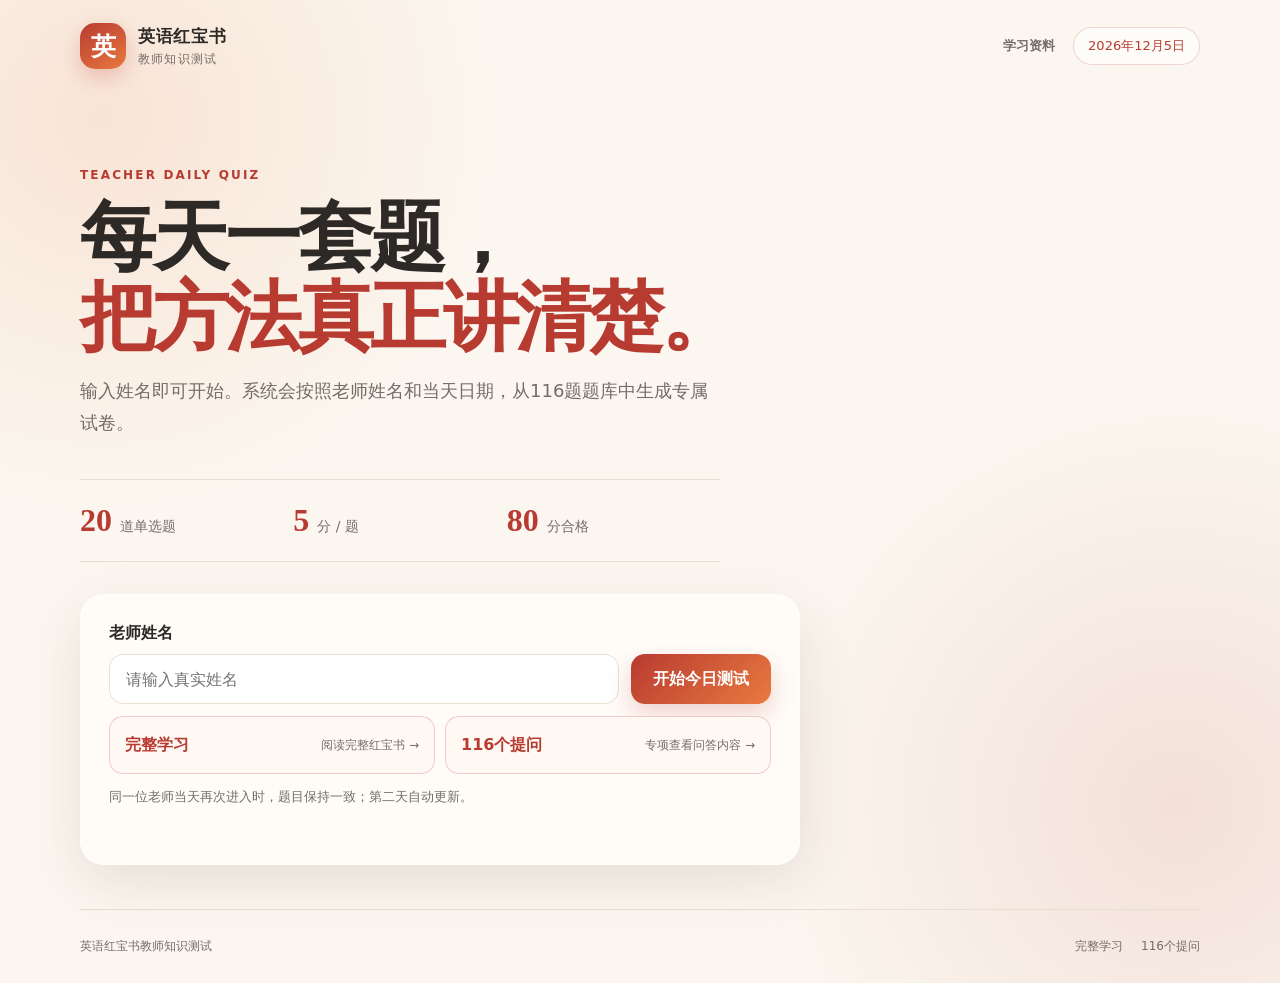
<file: index.html>
<!doctype html>
<html lang="zh-CN">
  <head>
    <meta charset="utf-8" />
    <meta name="viewport" content="width=device-width, initial-scale=1" />
    <meta name="theme-color" content="#b83b31" />
    <meta name="description" content="英语红宝书教师每日知识测试" />
    <title>英语红宝书｜教师每日知识测试</title>
    <link rel="stylesheet" href="assets/styles.css?v=20261015-6" />
  </head>
  <body>
    <div class="page-shell">
      <header class="site-header">
        <a class="brand" href="index.html" aria-label="返回考试首页">
          <span class="brand-mark">英</span>
          <span>
            <strong>英语红宝书</strong>
            <small>教师知识测试</small>
          </span>
        </a>
        <nav class="header-actions" aria-label="网站导航">
          <a class="header-link" href="book.html">学习资料</a>
          <span class="date-chip" id="todayLabel">每日更新</span>
        </nav>
      </header>

      <main>
        <section class="screen welcome-screen" id="welcomeScreen">
          <div class="hero-copy">
            <span class="eyebrow">TEACHER DAILY QUIZ</span>
            <h1>每天一套题，<br /><em>把方法真正讲清楚。</em></h1>
            <p>输入姓名即可开始。系统会按照老师姓名和当天日期，从116题题库中生成专属试卷。</p>
          </div>

          <div class="feature-row" aria-label="考试规则">
            <div><strong>20</strong><span>道单选题</span></div>
            <div><strong>5</strong><span>分 / 题</span></div>
            <div><strong>80</strong><span>分合格</span></div>
          </div>

          <form class="start-card" id="startForm">
            <label for="teacherName">老师姓名</label>
            <div class="name-input-wrap">
              <input id="teacherName" name="teacherName" type="text" maxlength="30" autocomplete="name" placeholder="请输入真实姓名" required />
              <button class="primary-button" type="submit">开始今日测试</button>
            </div>
            <div class="study-links" aria-label="红宝书学习入口">
              <a class="study-link" href="book.html">
                <span>完整学习</span>
                <small>阅读完整红宝书 →</small>
              </a>
              <a class="study-link" href="questions.html">
                <span>116个提问</span>
                <small>专项查看问答内容 →</small>
              </a>
            </div>
            <p class="form-note">同一位老师当天再次进入时，题目保持一致；第二天自动更新。</p>
            <p class="error-message" id="nameError" role="alert"></p>
          </form>
        </section>

        <section class="screen exam-screen hidden" id="examScreen" aria-live="polite">
          <div class="exam-topbar">
            <div>
              <span class="muted">今日考生</span>
              <strong id="examTeacher"></strong>
            </div>
            <div class="progress-copy"><span id="answeredCount">0</span>/20 已作答</div>
          </div>
          <div class="progress-track" aria-hidden="true"><span id="progressBar"></span></div>

          <article class="question-card" id="questionCard">
            <div class="question-meta">
              <span id="questionNumber">第 1 题</span>
              <span>单选题 · 5分</span>
            </div>
            <h2 id="questionText"></h2>
            <div class="option-list" id="optionList" role="radiogroup" aria-label="请选择一个答案"></div>
          </article>

          <div class="exam-actions">
            <button class="secondary-button" id="prevButton" type="button">上一题</button>
            <div class="question-dots" id="questionDots" aria-label="题目导航"></div>
            <button class="primary-button" id="nextButton" type="button">下一题</button>
          </div>
        </section>

        <section class="screen result-screen hidden" id="resultScreen" aria-live="polite">
          <div class="result-card">
            <span class="eyebrow">TODAY'S RESULT</span>
            <div class="score-ring" id="scoreRing">
              <strong id="resultScore">0</strong><span>分</span>
            </div>
            <h1 id="resultTitle"></h1>
            <p id="resultSummary"></p>
            <div class="result-stats">
              <div><span>答对</span><strong id="correctCount">0题</strong></div>
              <div><span>用时</span><strong id="durationLabel">0分钟</strong></div>
              <div><span>结果</span><strong id="passLabel">—</strong></div>
            </div>
            <p class="sync-notice" id="syncNotice"></p>
            <div class="result-actions">
              <button class="primary-button" id="reviewButton" type="button">查看错题解析</button>
              <button class="secondary-button" id="homeButton" type="button">返回首页</button>
            </div>
          </div>

          <div class="review-panel hidden" id="reviewPanel">
            <div class="section-heading">
              <div><span class="eyebrow">REVIEW</span><h2>错题解析</h2></div>
              <span class="muted" id="wrongCount"></span>
            </div>
            <div id="reviewList"></div>
          </div>
        </section>
      </main>

      <footer class="site-footer">
        <span>英语红宝书教师知识测试</span>
        <div><a href="book.html">完整学习</a><a href="questions.html">116个提问</a></div>
      </footer>
    </div>

    <script src="config.js?v=20261015"></script>
    <script src="assets/questions.js?v=20261015-4"></script>
    <script src="assets/engine.js?v=20261015-4"></script>
    <script src="assets/storage.js?v=20261015"></script>
    <script src="assets/app.js?v=20261015"></script>
  </body>
</html>
</file>
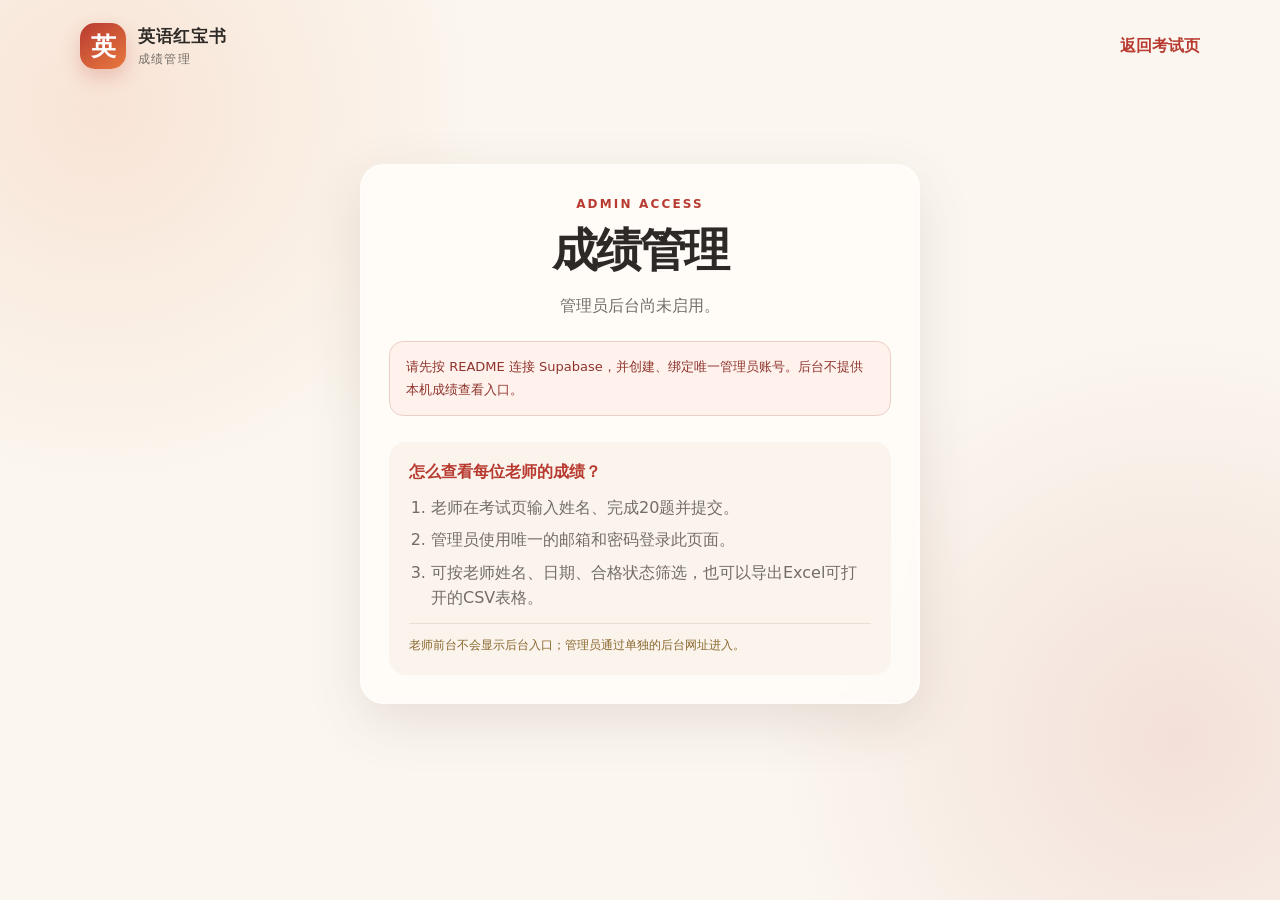
<file: admin.html>
<!doctype html>
<html lang="zh-CN">
  <head>
    <meta charset="utf-8" />
    <meta name="viewport" content="width=device-width, initial-scale=1" />
    <meta name="theme-color" content="#b83b31" />
    <meta name="robots" content="noindex,nofollow" />
    <title>成绩管理｜英语红宝书</title>
    <link rel="stylesheet" href="assets/styles.css?v=20261015-6" />
  </head>
  <body>
    <div class="page-shell admin-shell">
      <header class="site-header">
        <a class="brand" href="index.html">
          <span class="brand-mark">英</span>
          <span><strong>英语红宝书</strong><small>成绩管理</small></span>
        </a>
        <a class="text-link" href="index.html">返回考试页</a>
      </header>

      <main class="admin-main">
        <section class="admin-login" id="adminLogin">
          <span class="eyebrow">ADMIN ACCESS</span>
          <h1>成绩管理</h1>
          <p id="loginDescription">仅限管理员登录。登录后可以查看所有老师的考试成绩。</p>
          <form id="loginForm" class="login-form hidden">
            <label>管理员邮箱<input type="email" id="adminEmail" autocomplete="username" required /></label>
            <label>密码<input type="password" id="adminPassword" autocomplete="current-password" required /></label>
            <button class="primary-button" type="submit">登录查看成绩</button>
            <p class="error-message" id="loginError" role="alert"></p>
          </form>
          <div class="setup-notice hidden" id="setupNotice"></div>
          <div class="admin-help">
            <strong>怎么查看每位老师的成绩？</strong>
            <ol>
              <li>老师在考试页输入姓名、完成20题并提交。</li>
              <li>管理员使用唯一的邮箱和密码登录此页面。</li>
              <li>可按老师姓名、日期、合格状态筛选，也可以导出Excel可打开的CSV表格。</li>
            </ol>
            <p>老师前台不会显示后台入口；管理员通过单独的后台网址进入。</p>
          </div>
        </section>

        <section class="admin-dashboard hidden" id="adminDashboard">
          <div class="dashboard-heading">
            <div><span class="eyebrow">SCOREBOARD</span><h1>考试成绩总览</h1></div>
            <div class="dashboard-actions">
              <button class="secondary-button" id="exportButton" type="button">导出CSV</button>
              <button class="text-button" id="logoutButton" type="button">退出</button>
            </div>
          </div>

          <div class="mode-banner" id="modeBanner"></div>

          <div class="summary-grid">
            <div class="summary-card"><span>参考人次</span><strong id="totalAttempts">0</strong></div>
            <div class="summary-card"><span>平均分</span><strong id="averageScore">0</strong></div>
            <div class="summary-card"><span>合格率</span><strong id="passRate">0%</strong></div>
            <div class="summary-card"><span>今日参考</span><strong id="todayAttempts">0</strong></div>
          </div>

          <div class="filter-bar">
            <label>搜索老师<input id="nameFilter" type="search" placeholder="输入姓名" /></label>
            <label>考试日期<input id="dateFilter" type="date" /></label>
            <label>考试结果
              <select id="statusFilter">
                <option value="">全部</option>
                <option value="passed">合格</option>
                <option value="failed">不合格</option>
              </select>
            </label>
            <button class="text-button" id="clearFilters" type="button">清除筛选</button>
          </div>

          <div class="table-wrap">
            <table>
              <thead><tr><th>老师</th><th>日期</th><th>成绩</th><th>答对</th><th>结果</th><th>用时</th><th>提交时间</th></tr></thead>
              <tbody id="resultTable"></tbody>
            </table>
            <div class="empty-state hidden" id="emptyState">暂时没有符合条件的成绩记录</div>
          </div>
        </section>
      </main>
    </div>

    <script src="config.js?v=20261015"></script>
    <script src="assets/storage.js?v=20261015"></script>
    <script src="assets/admin.js?v=20261015"></script>
  </body>
</html>
</file>
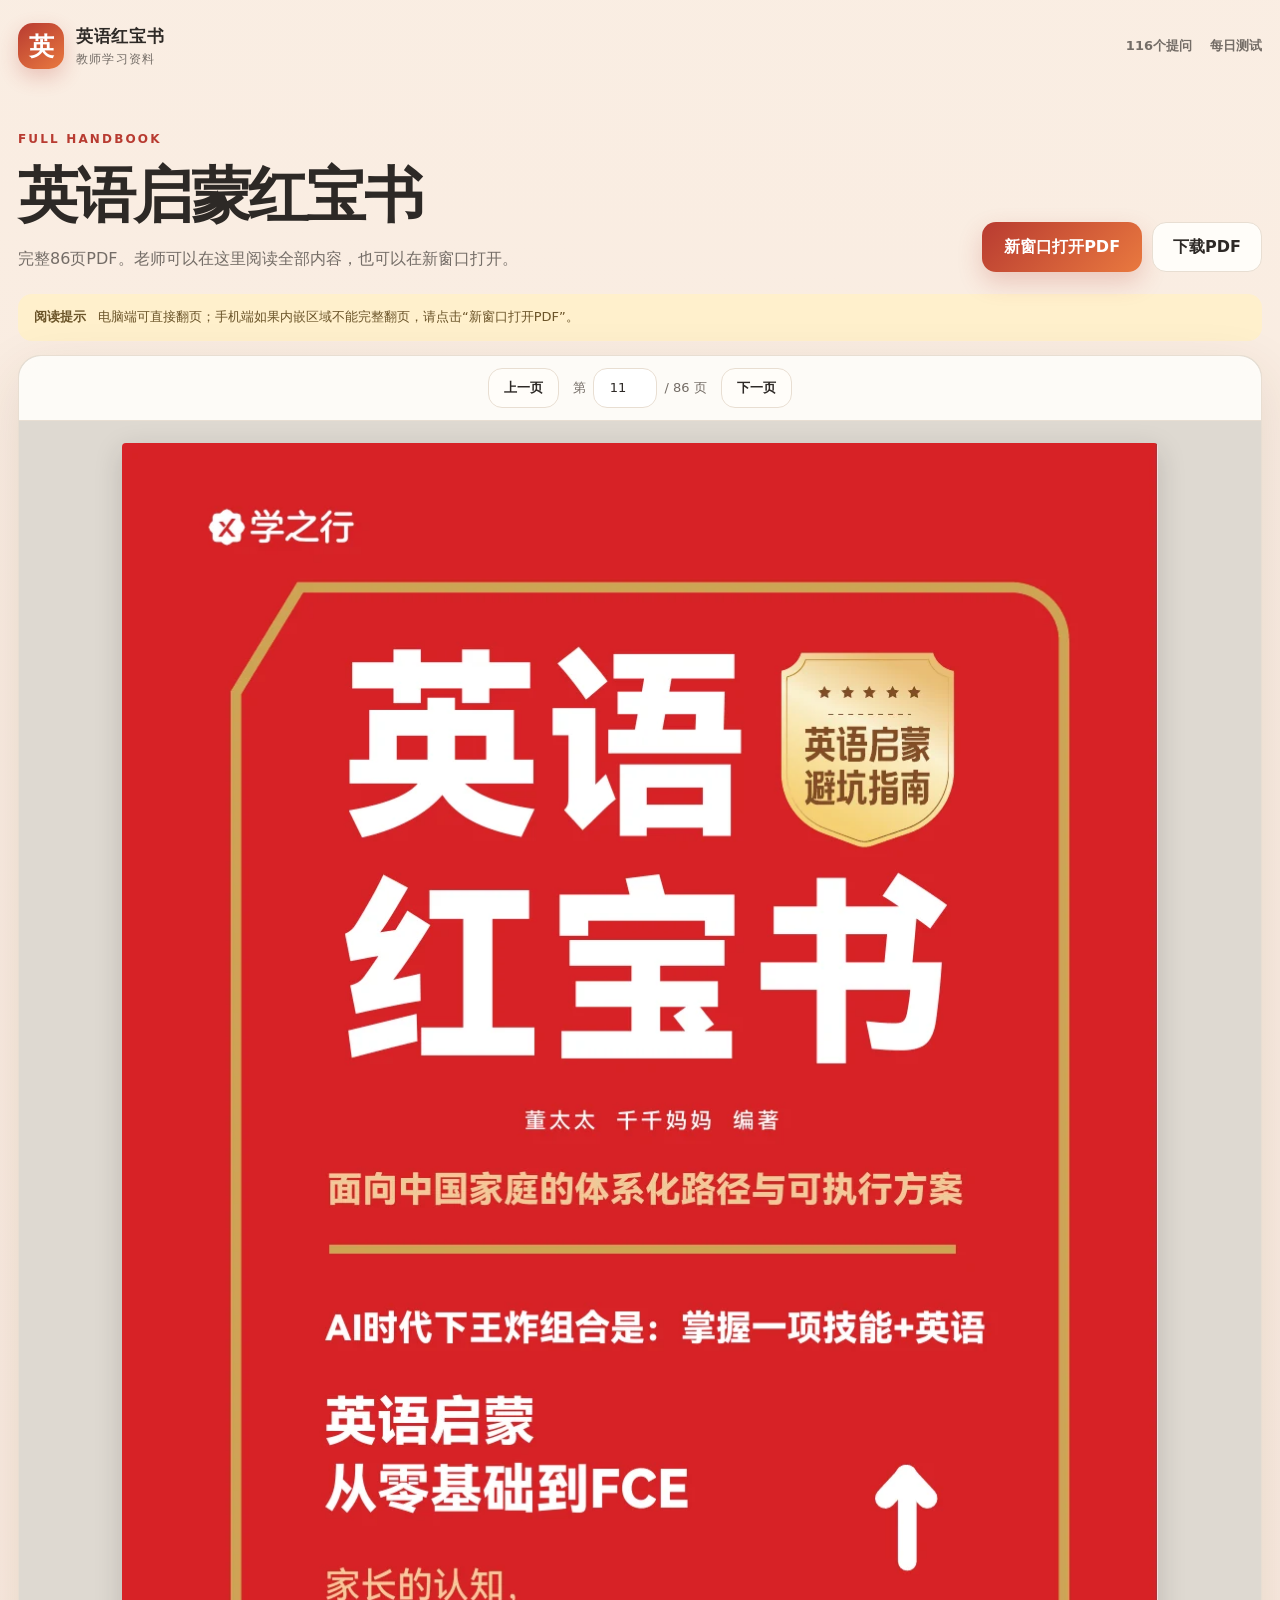
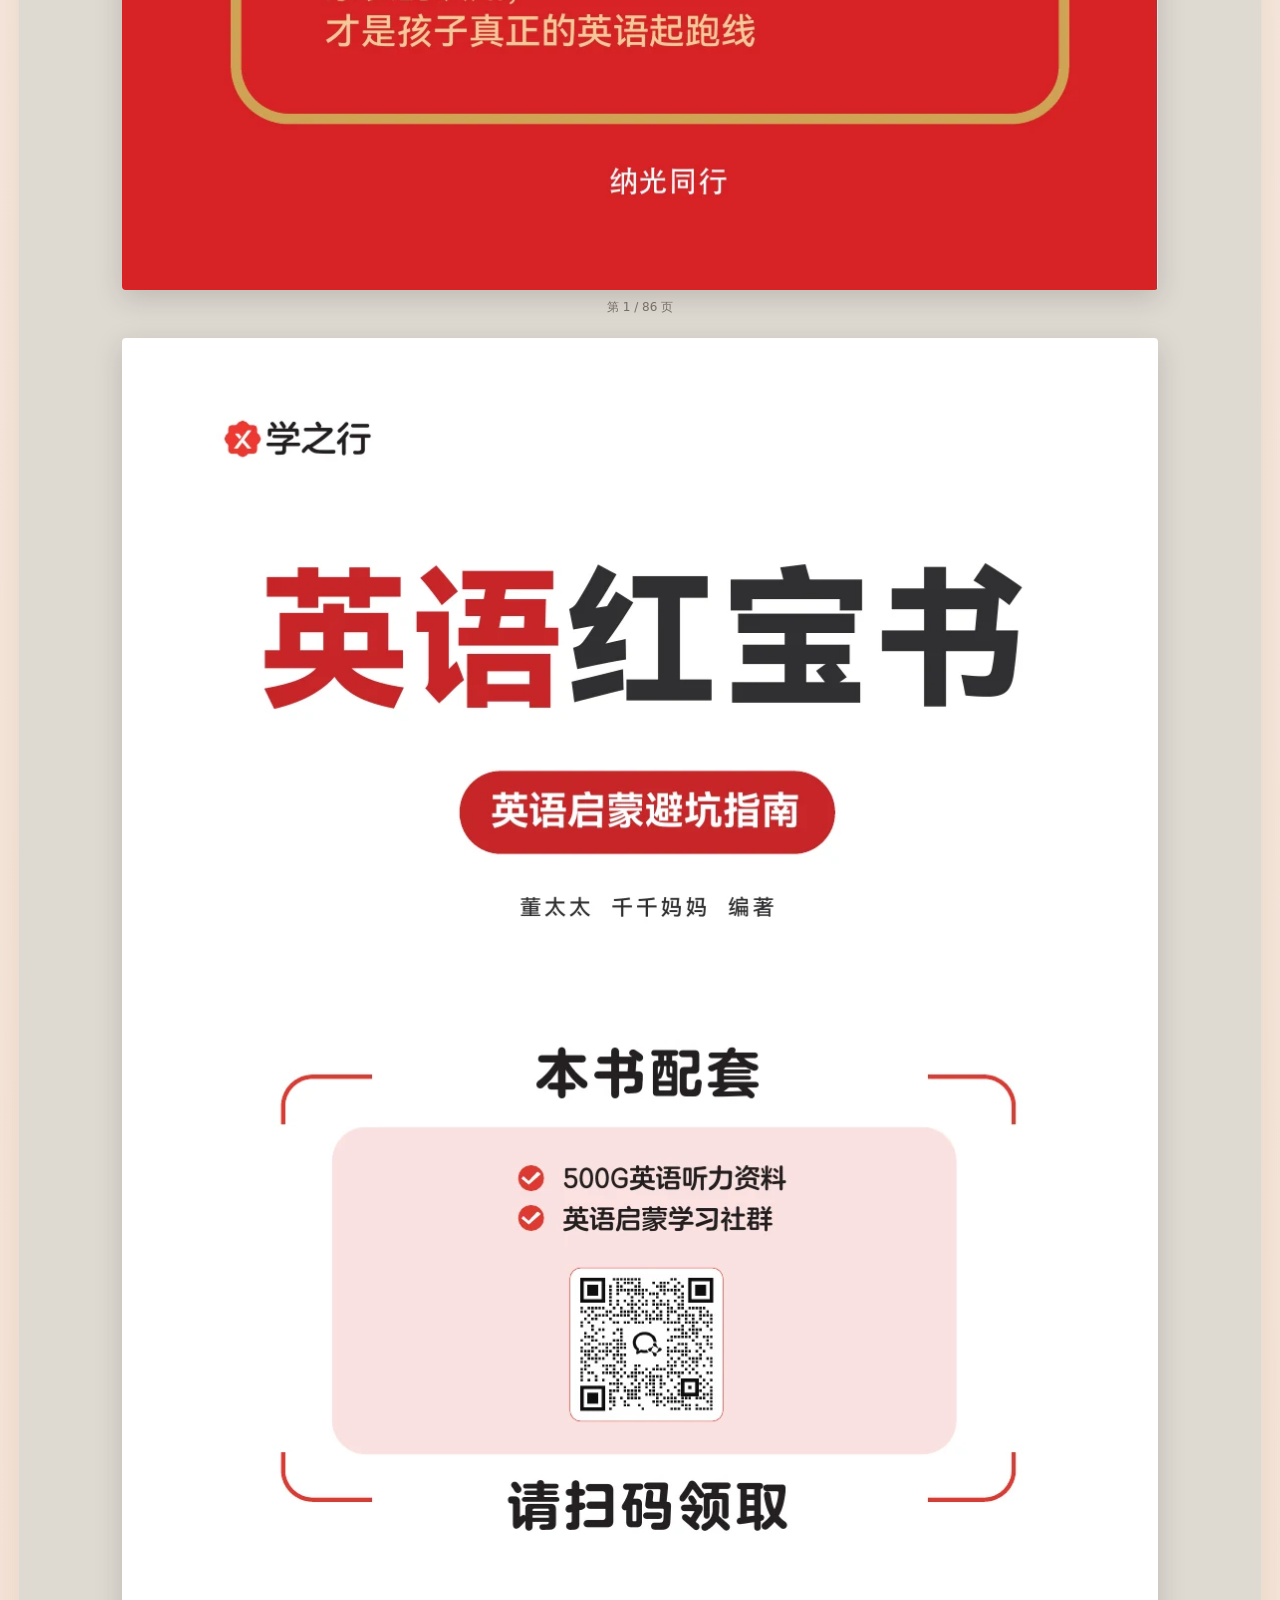
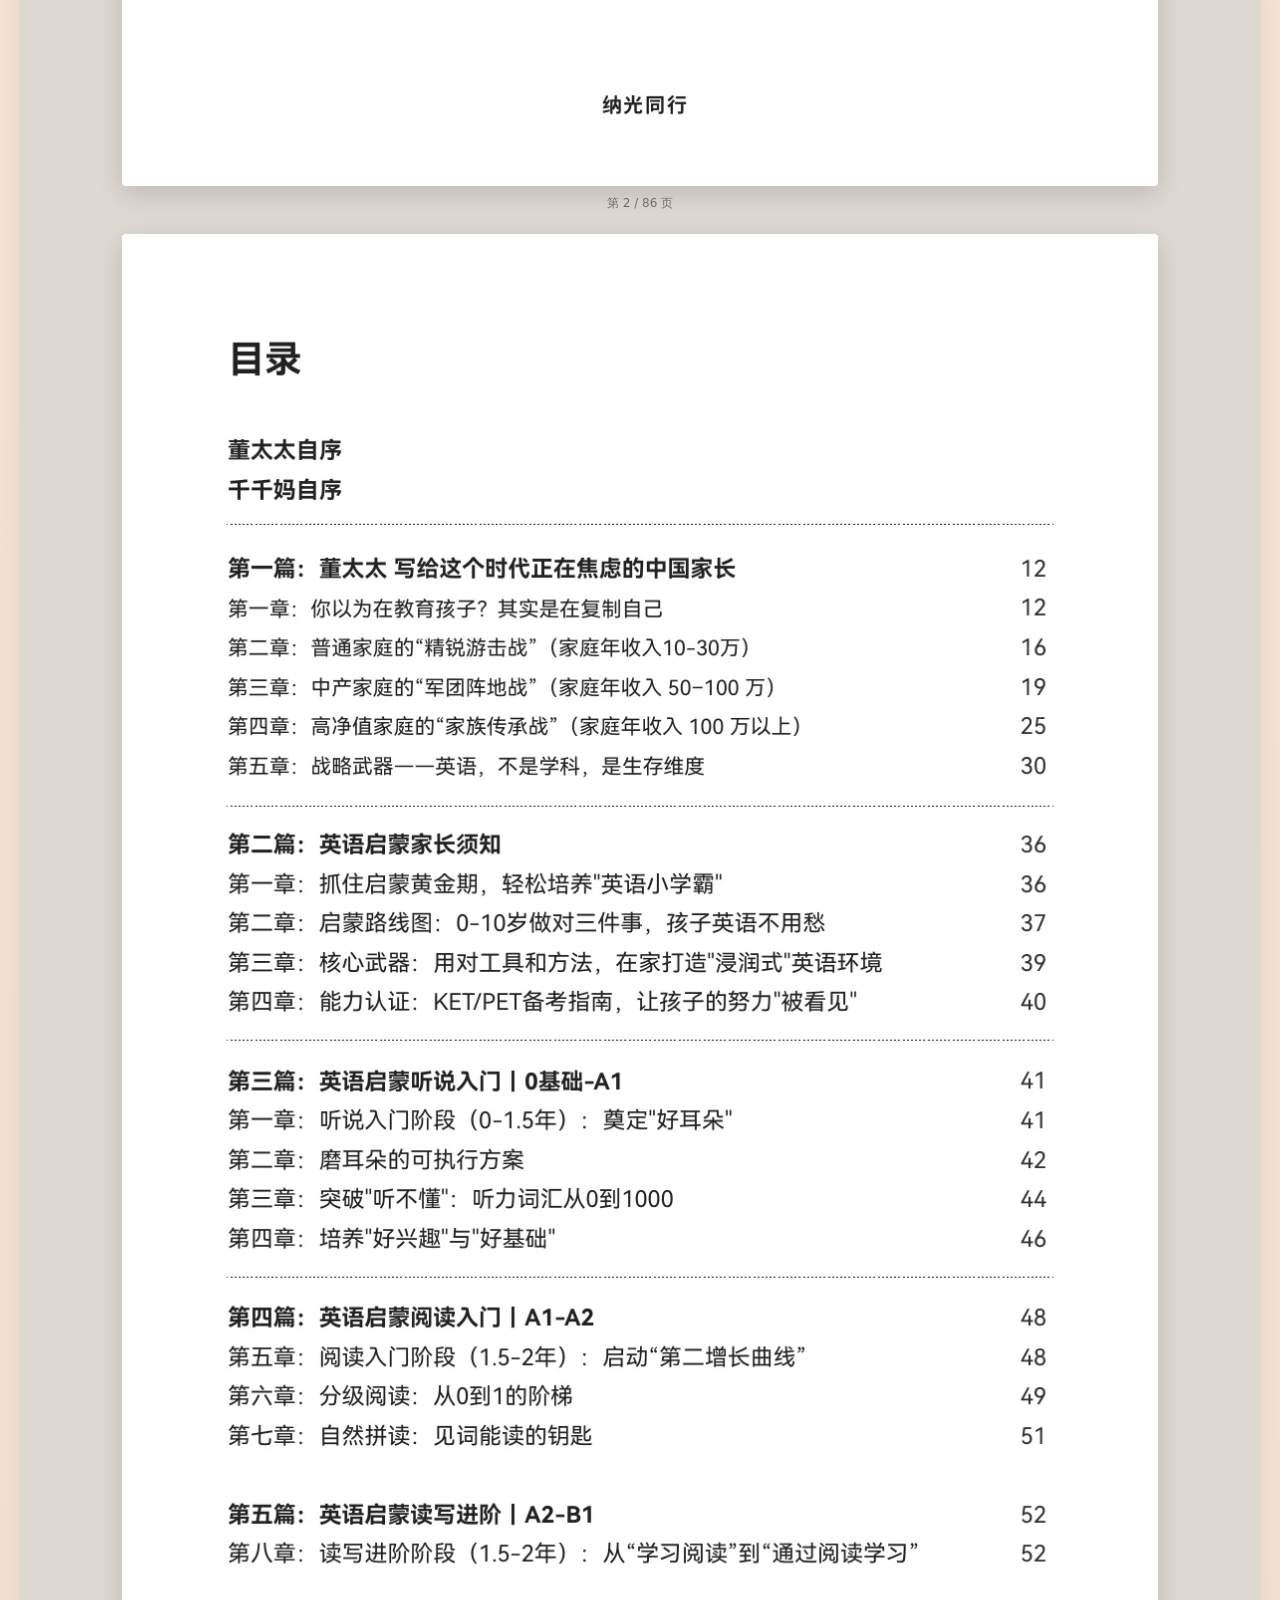
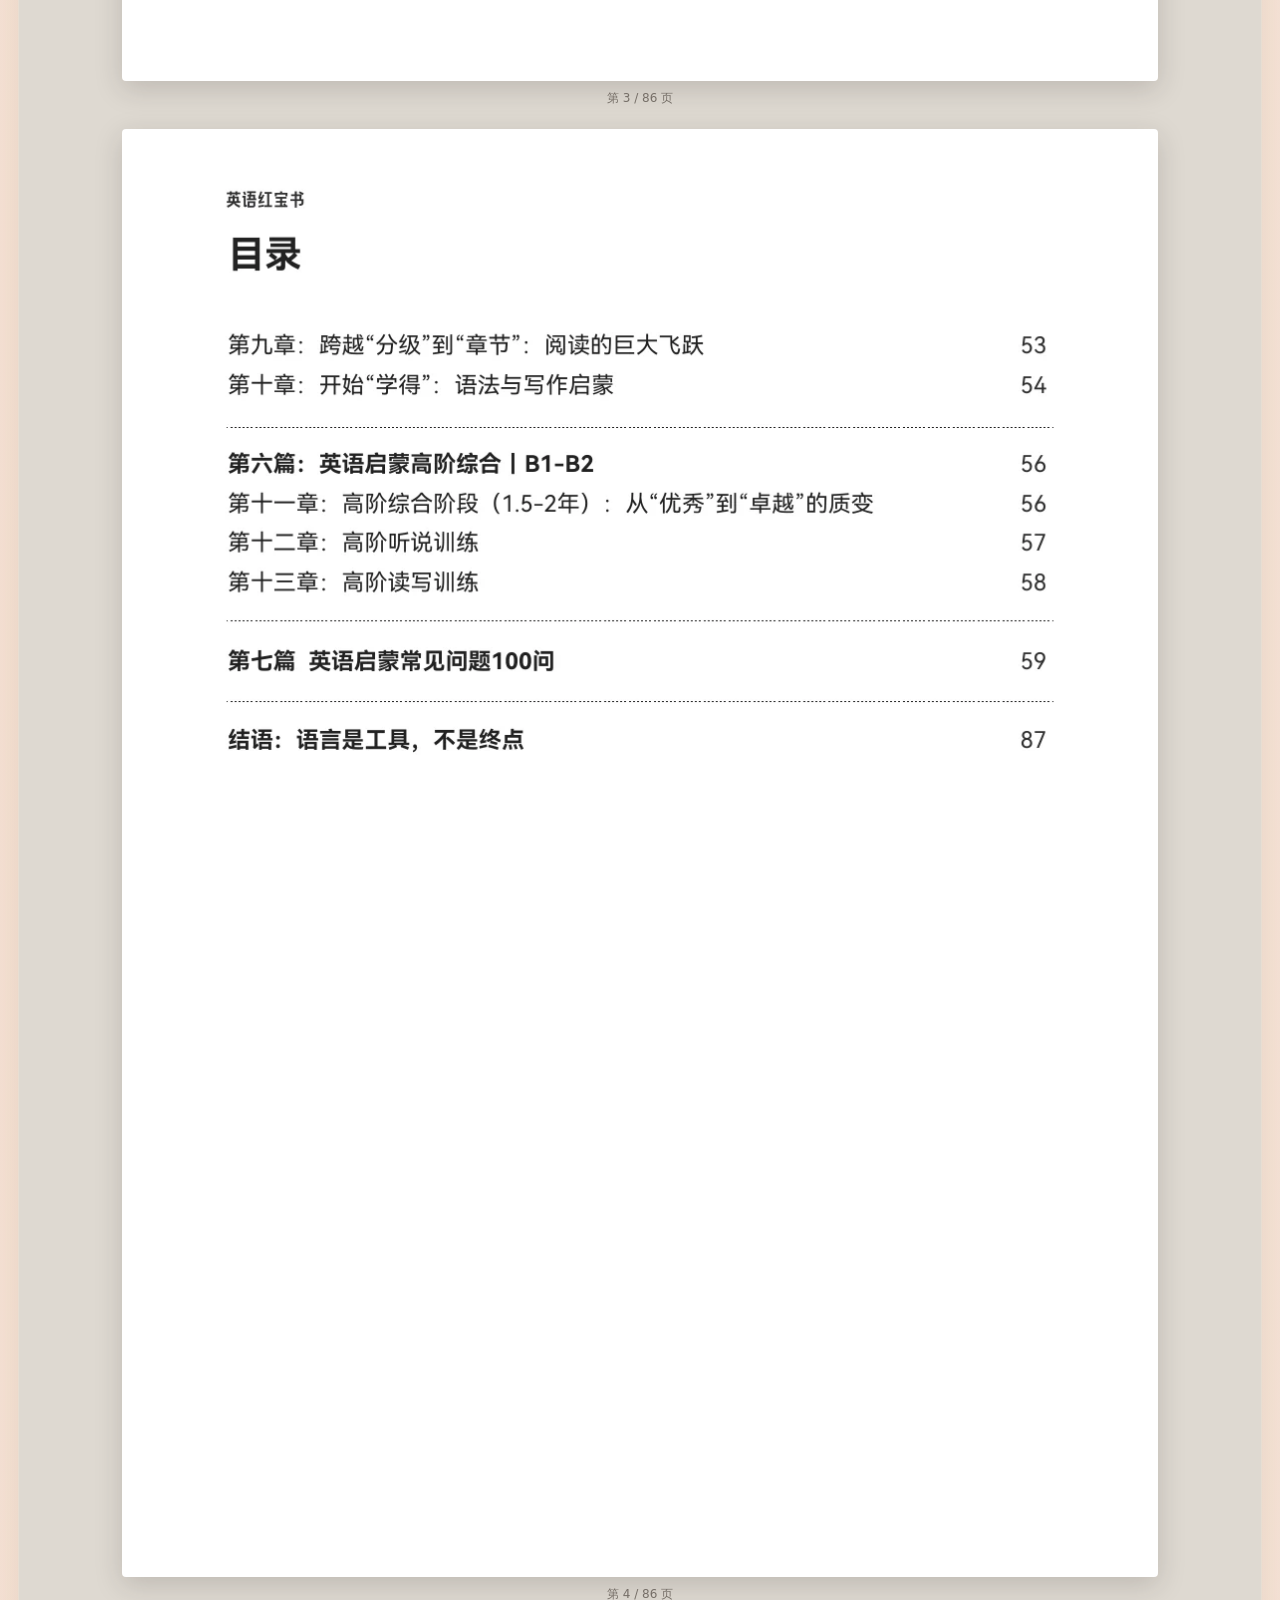
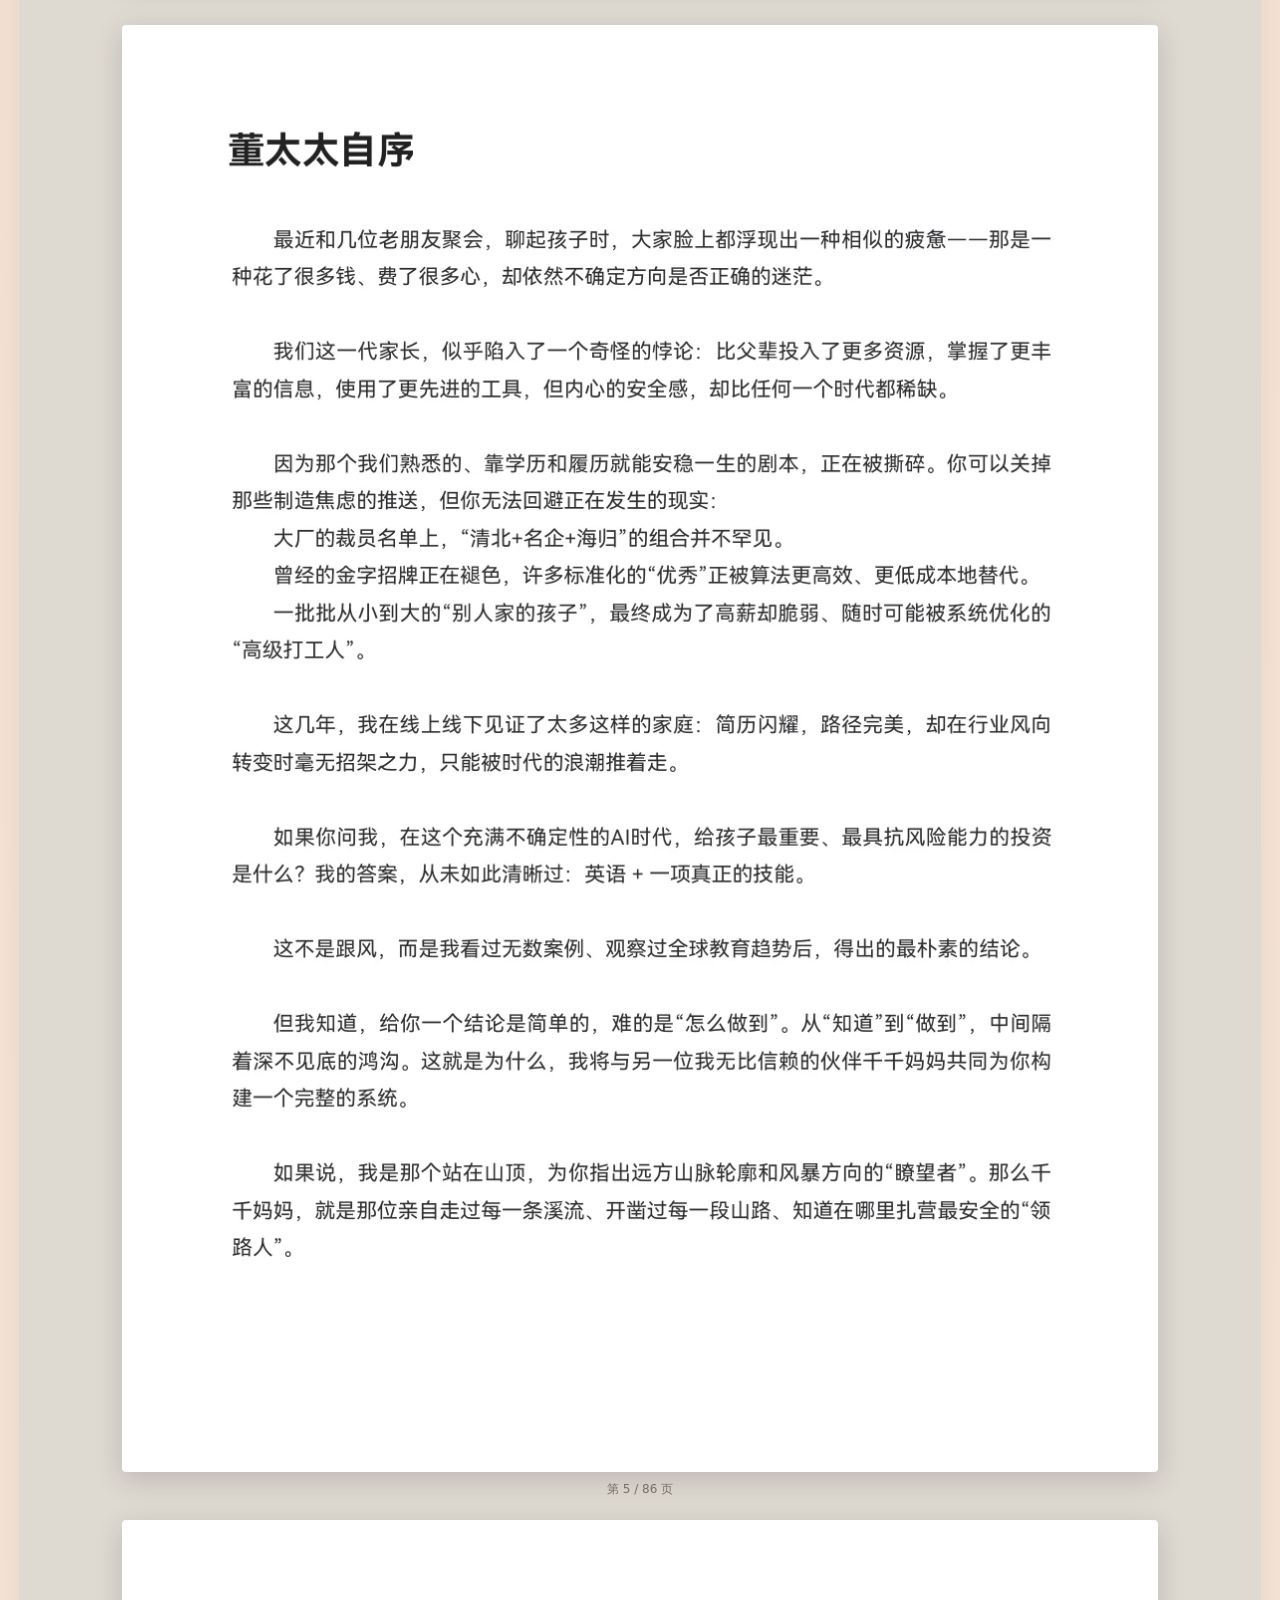
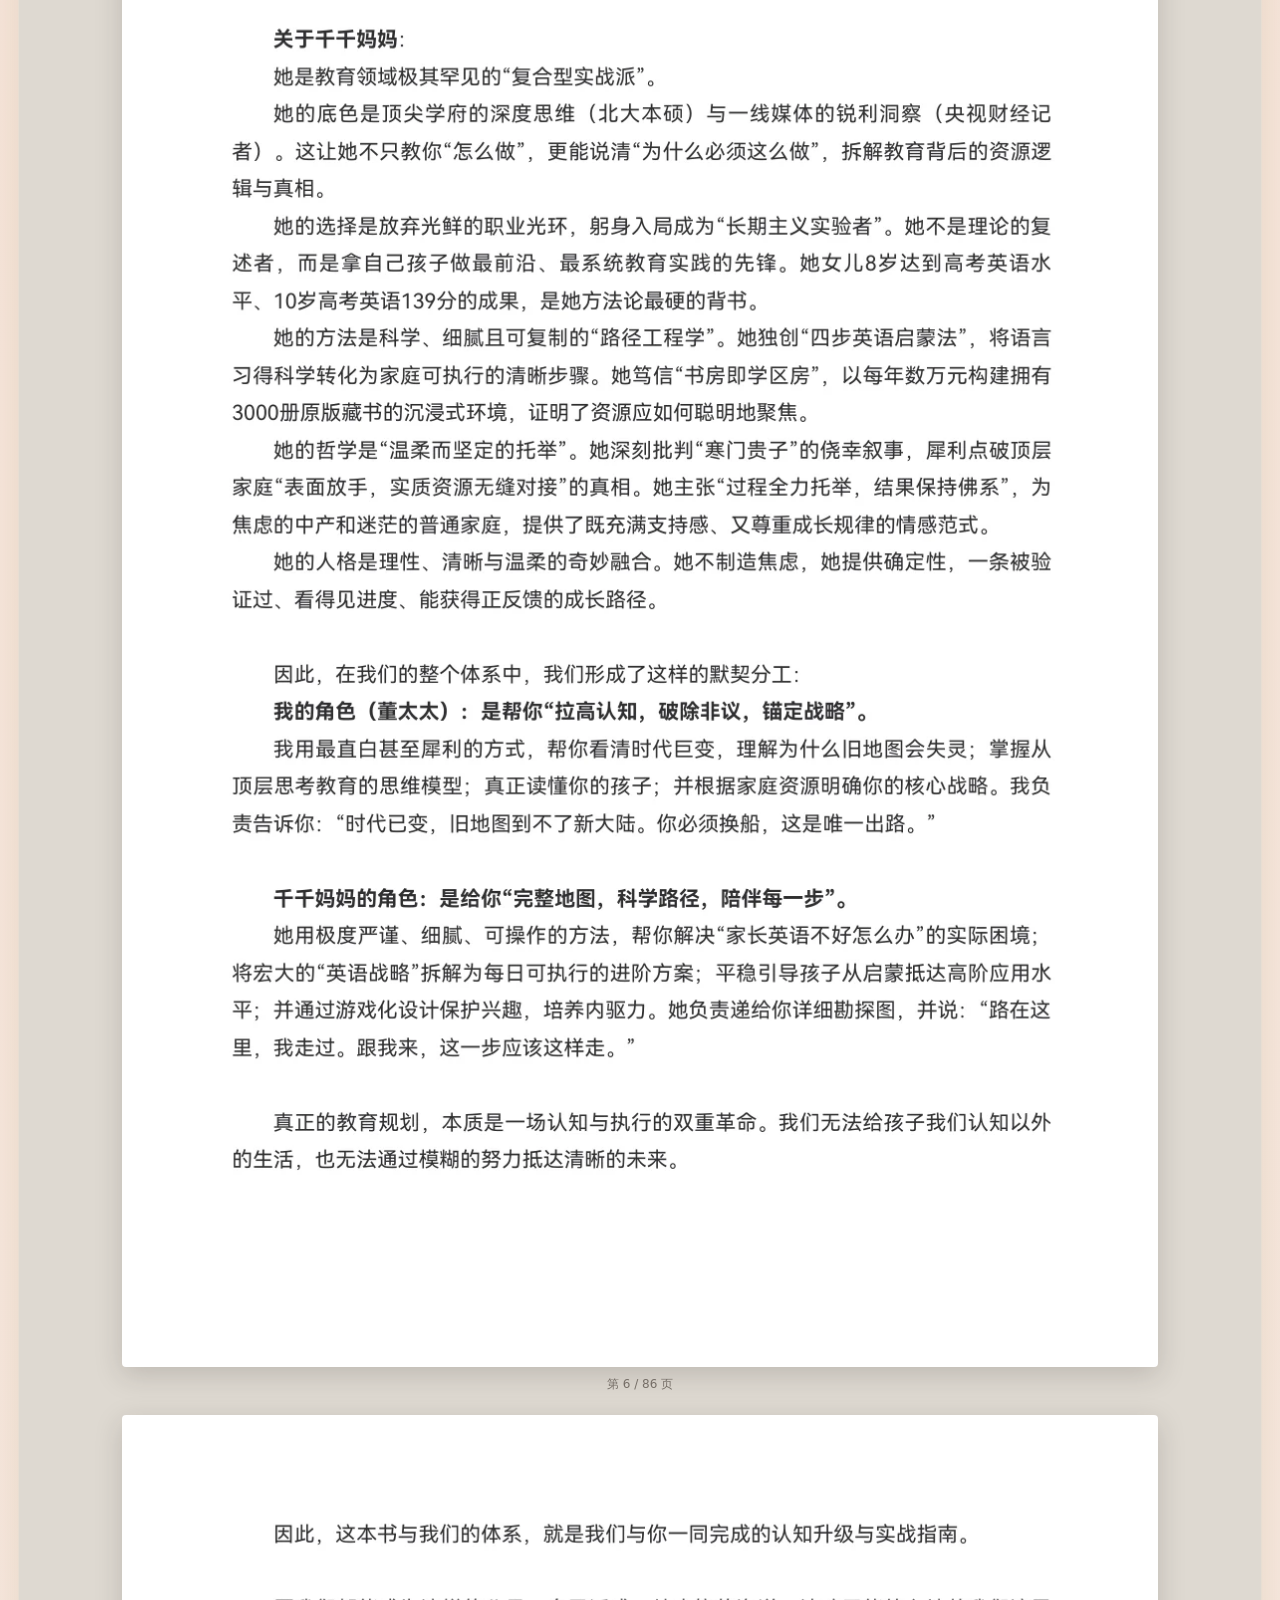
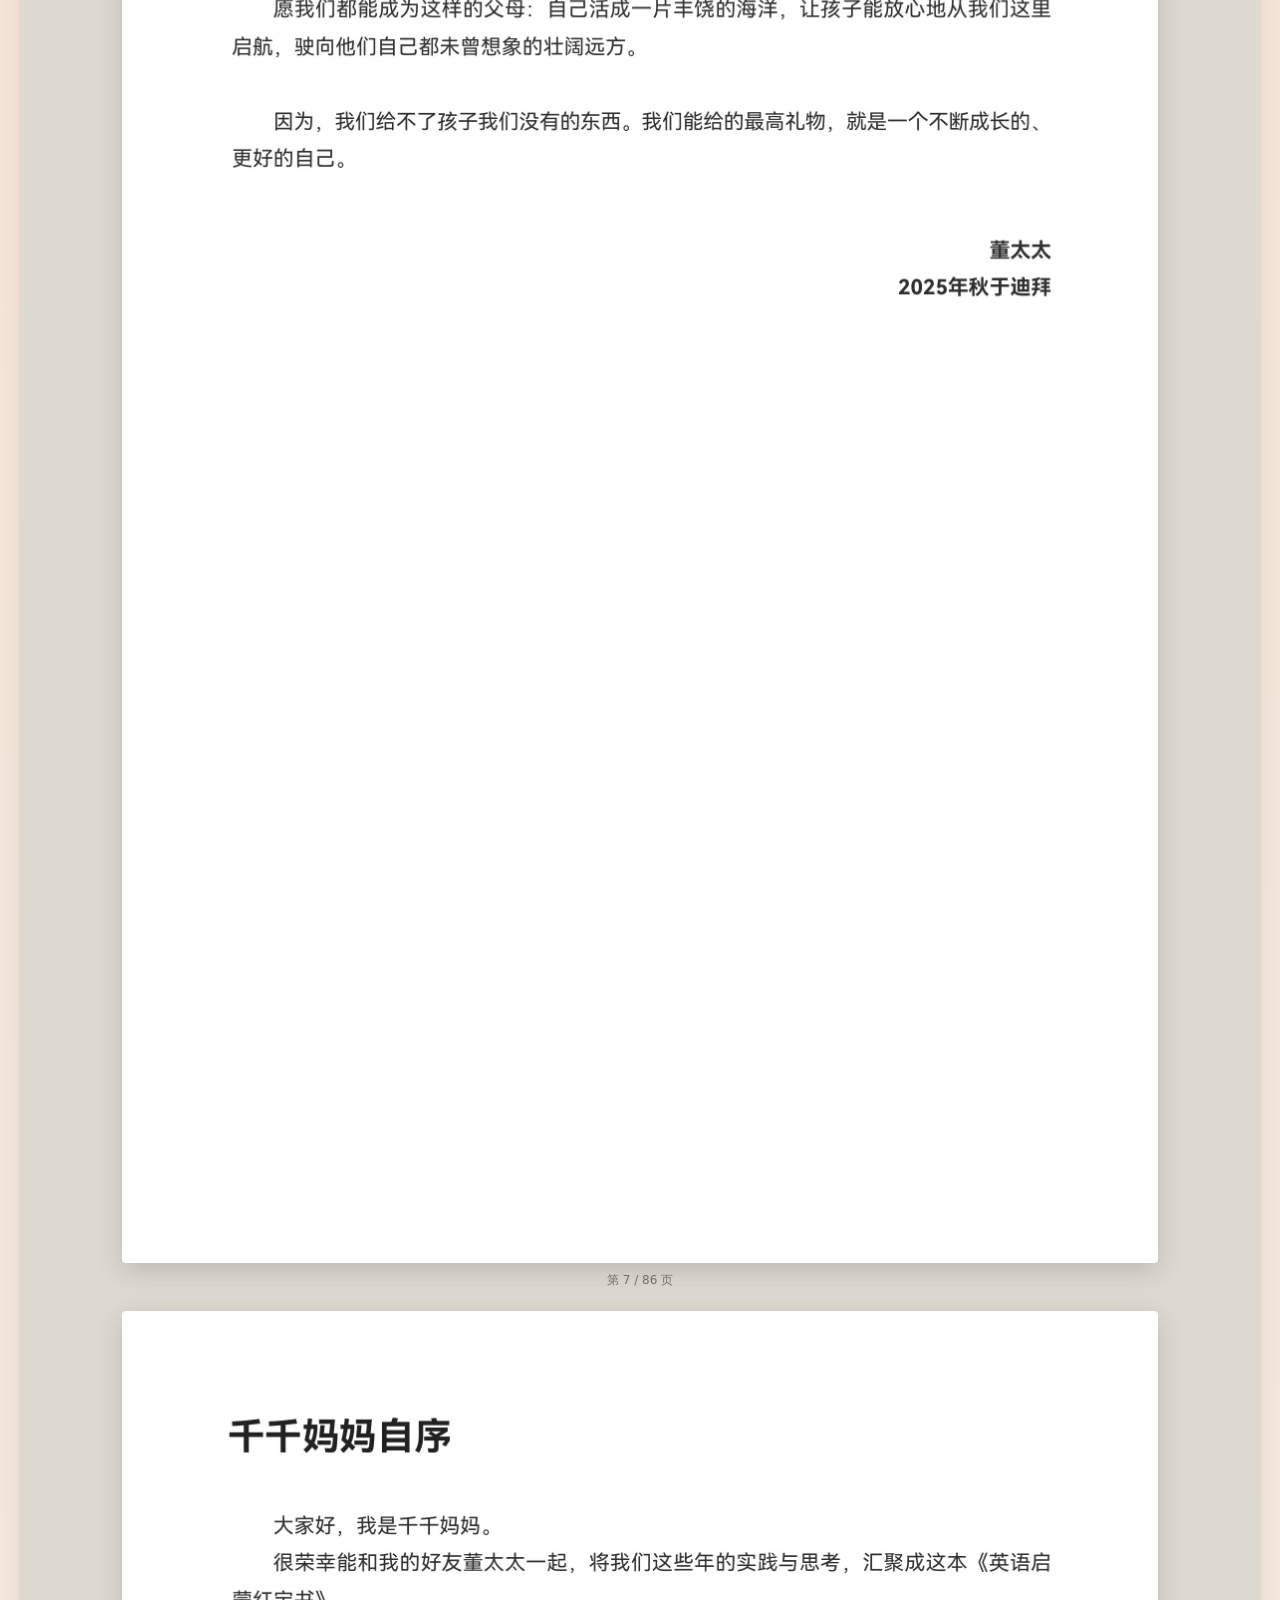
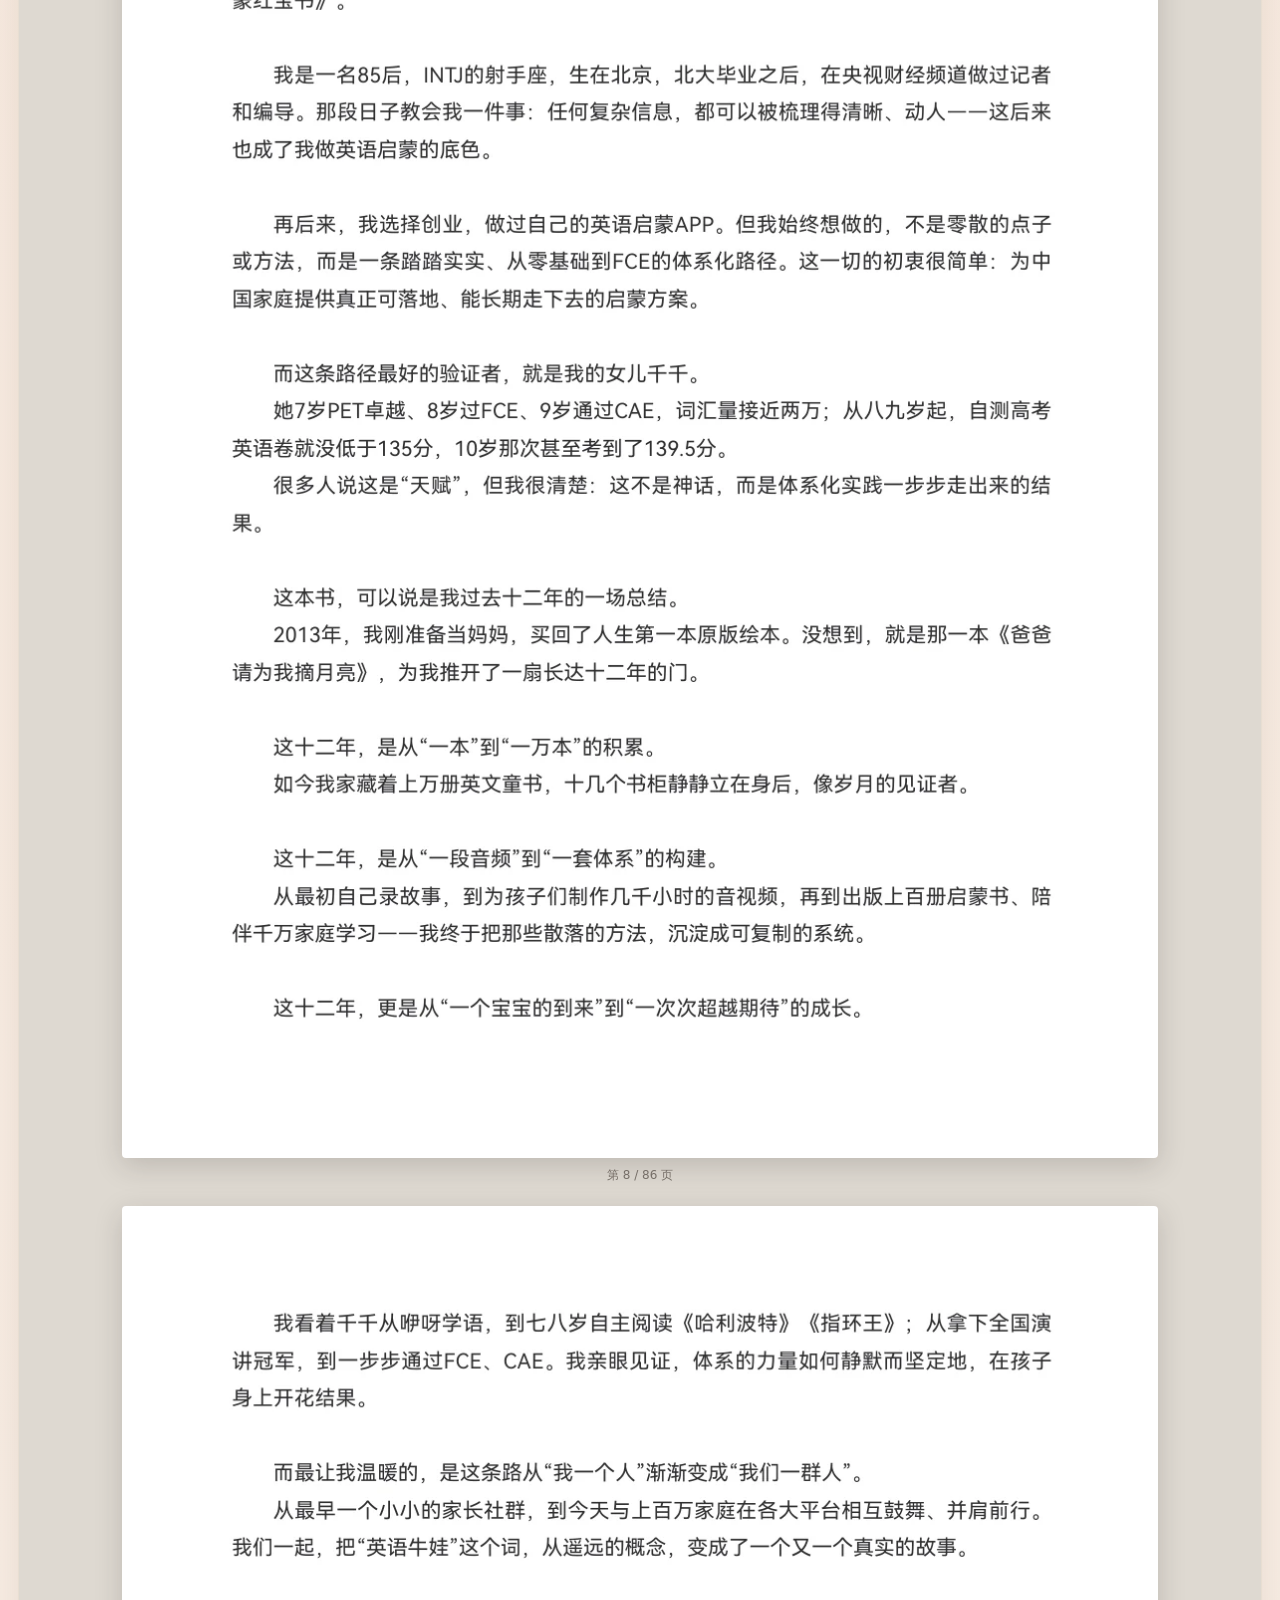
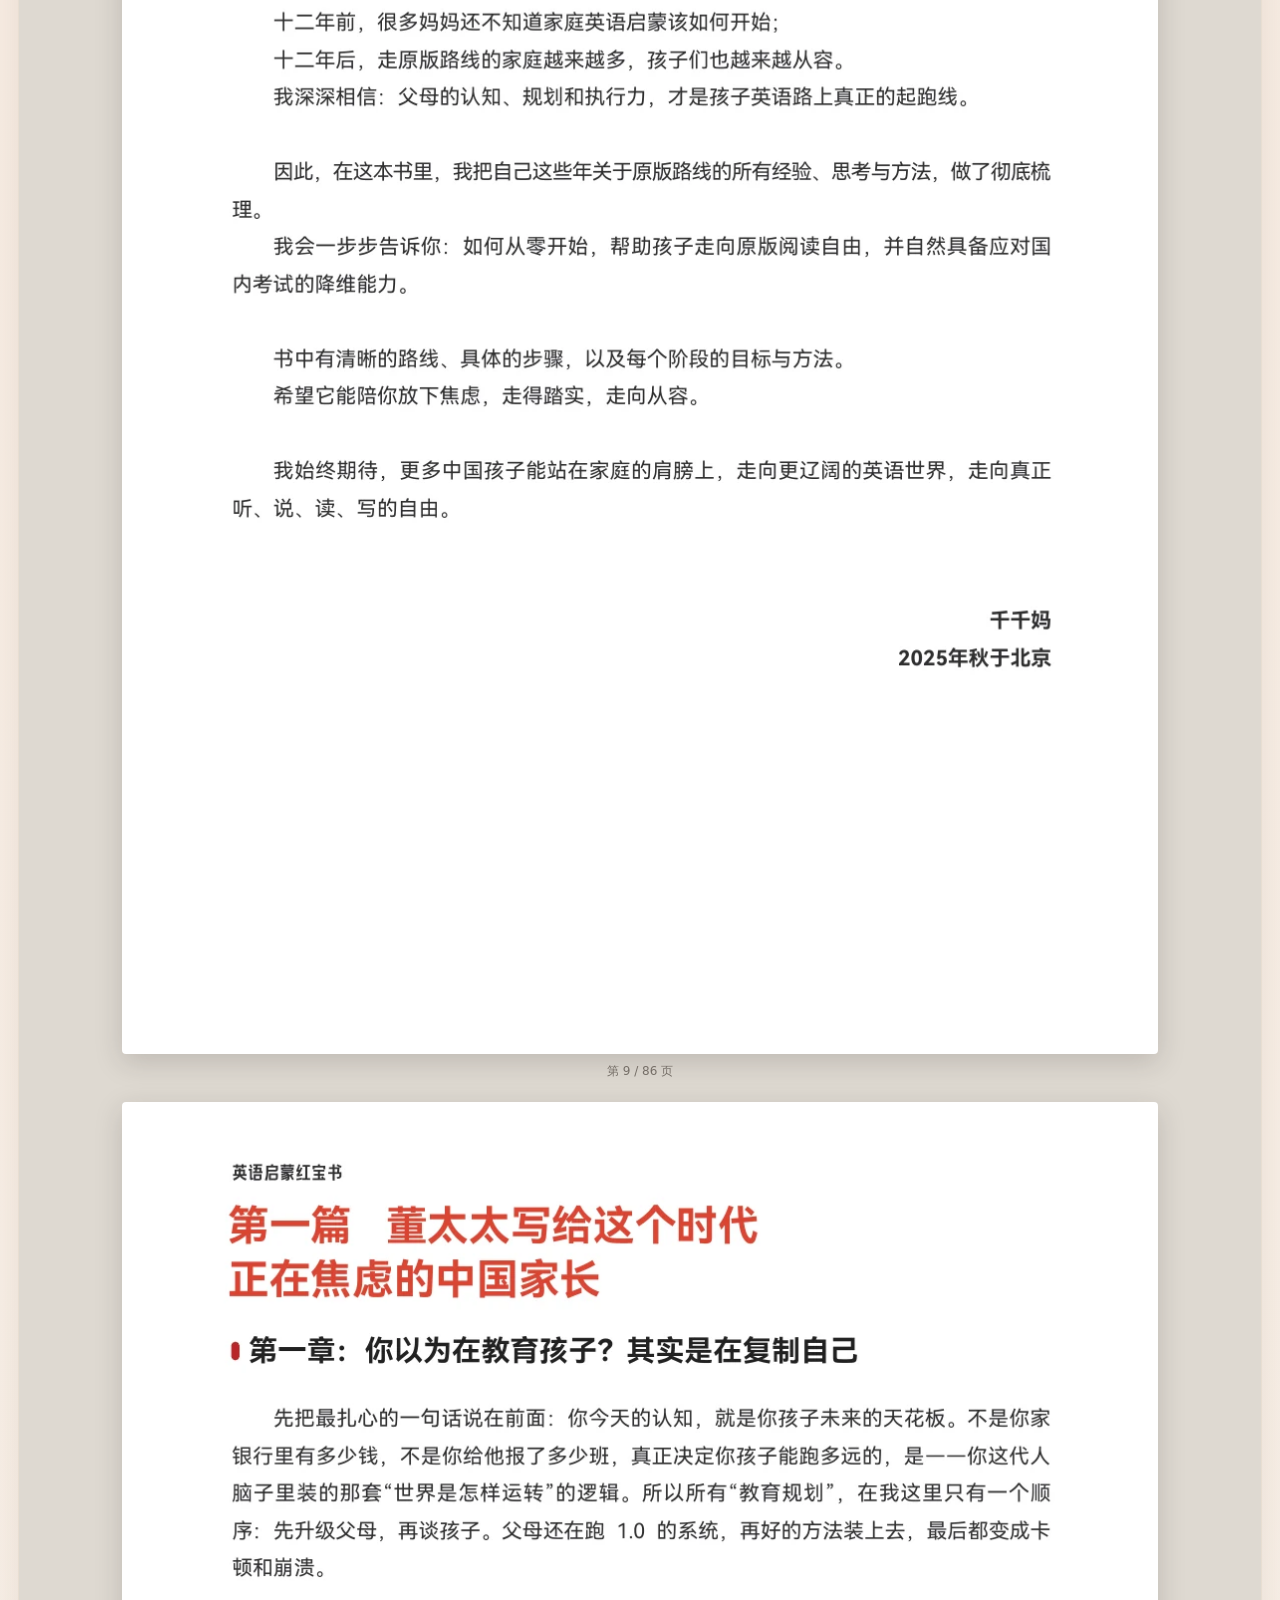
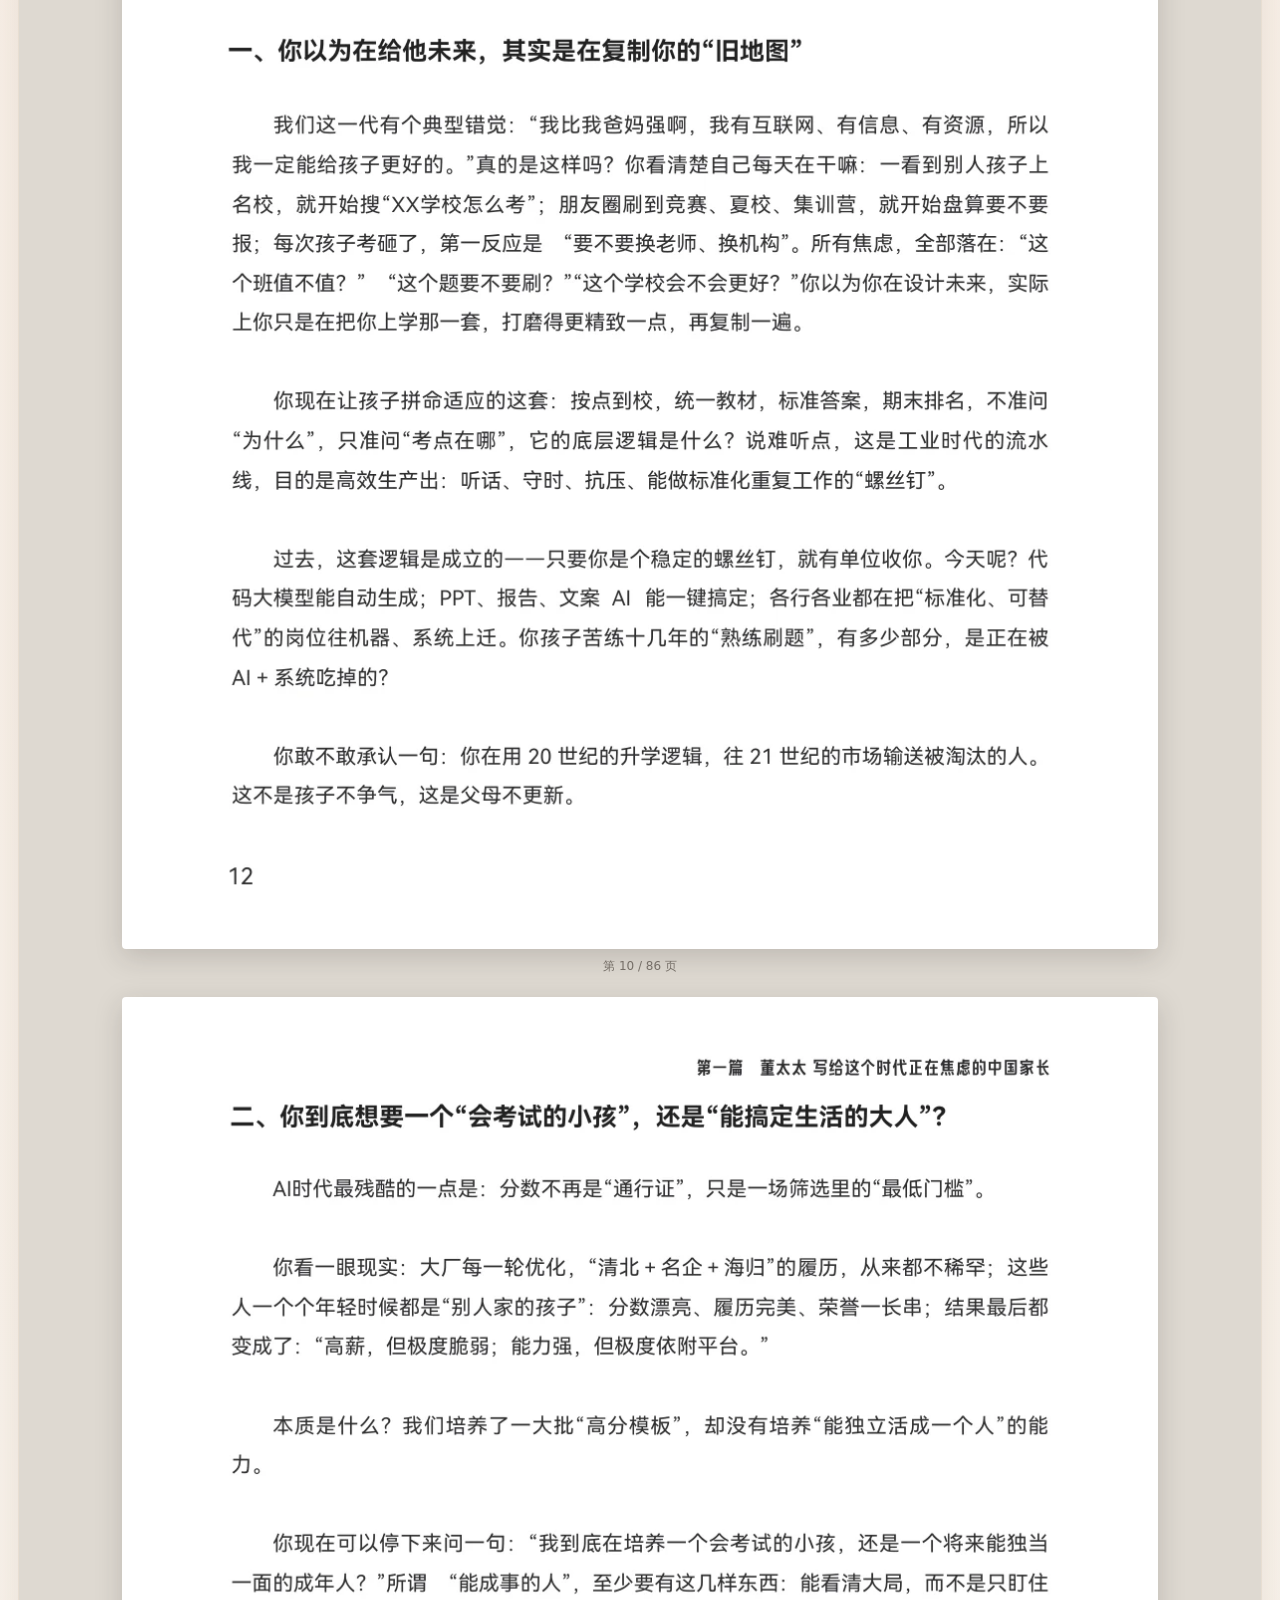
<file: book.html>
<!doctype html>
<html lang="zh-CN">
  <head>
    <meta charset="utf-8" />
    <meta name="viewport" content="width=device-width, initial-scale=1" />
    <meta name="theme-color" content="#b83b31" />
    <meta name="description" content="在线阅读英语启蒙红宝书完整PDF" />
    <title>学习资料｜英语红宝书</title>
    <link rel="stylesheet" href="assets/styles.css?v=20261015-6" />
  </head>
  <body class="reader-body">
    <div class="page-shell reader-shell">
      <header class="site-header">
        <a class="brand" href="index.html" aria-label="返回考试首页">
          <span class="brand-mark">英</span>
          <span><strong>英语红宝书</strong><small>教师学习资料</small></span>
        </a>
        <nav class="header-actions" aria-label="网站导航">
          <a class="header-link" href="questions.html">116个提问</a>
          <a class="header-link" href="index.html">每日测试</a>
        </nav>
      </header>

      <main class="reader-main">
        <div class="reader-heading">
          <div>
            <span class="eyebrow">FULL HANDBOOK</span>
            <h1>英语启蒙红宝书</h1>
            <p>完整86页PDF。老师可以在这里阅读全部内容，也可以在新窗口打开。</p>
          </div>
          <div class="reader-actions">
            <a class="primary-button button-link" href="resources/英语红宝书.pdf" target="_blank" rel="noopener">新窗口打开PDF</a>
            <a class="secondary-button button-link" href="resources/英语红宝书.pdf" download>下载PDF</a>
          </div>
        </div>

        <div class="reader-tip">
          <strong>阅读提示</strong>
          <span>电脑端可直接翻页；手机端如果内嵌区域不能完整翻页，请点击“新窗口打开PDF”。</span>
        </div>

        <section class="pdf-reader" aria-label="英语红宝书在线阅读区">
          <div class="reader-toolbar">
            <button class="secondary-button compact-button" id="previousPage" type="button">上一页</button>
            <label>第 <input id="pageInput" type="number" min="1" max="86" value="1" inputmode="numeric" /> / 86 页</label>
            <button class="secondary-button compact-button" id="nextPage" type="button">下一页</button>
          </div>
          <div class="pdf-pages" id="pdfPages"></div>
          <noscript><p>浏览器未启用脚本，请<a href="resources/英语红宝书.pdf">直接打开PDF</a>。</p></noscript>
        </section>
      </main>

      <footer class="site-footer">
        <span>英语红宝书教师学习资料</span>
        <div><a href="questions.html">116个提问</a><a href="index.html">每日测试</a></div>
      </footer>
    </div>
    <script src="assets/book.js?v=20261015"></script>
  </body>
</html>
</file>
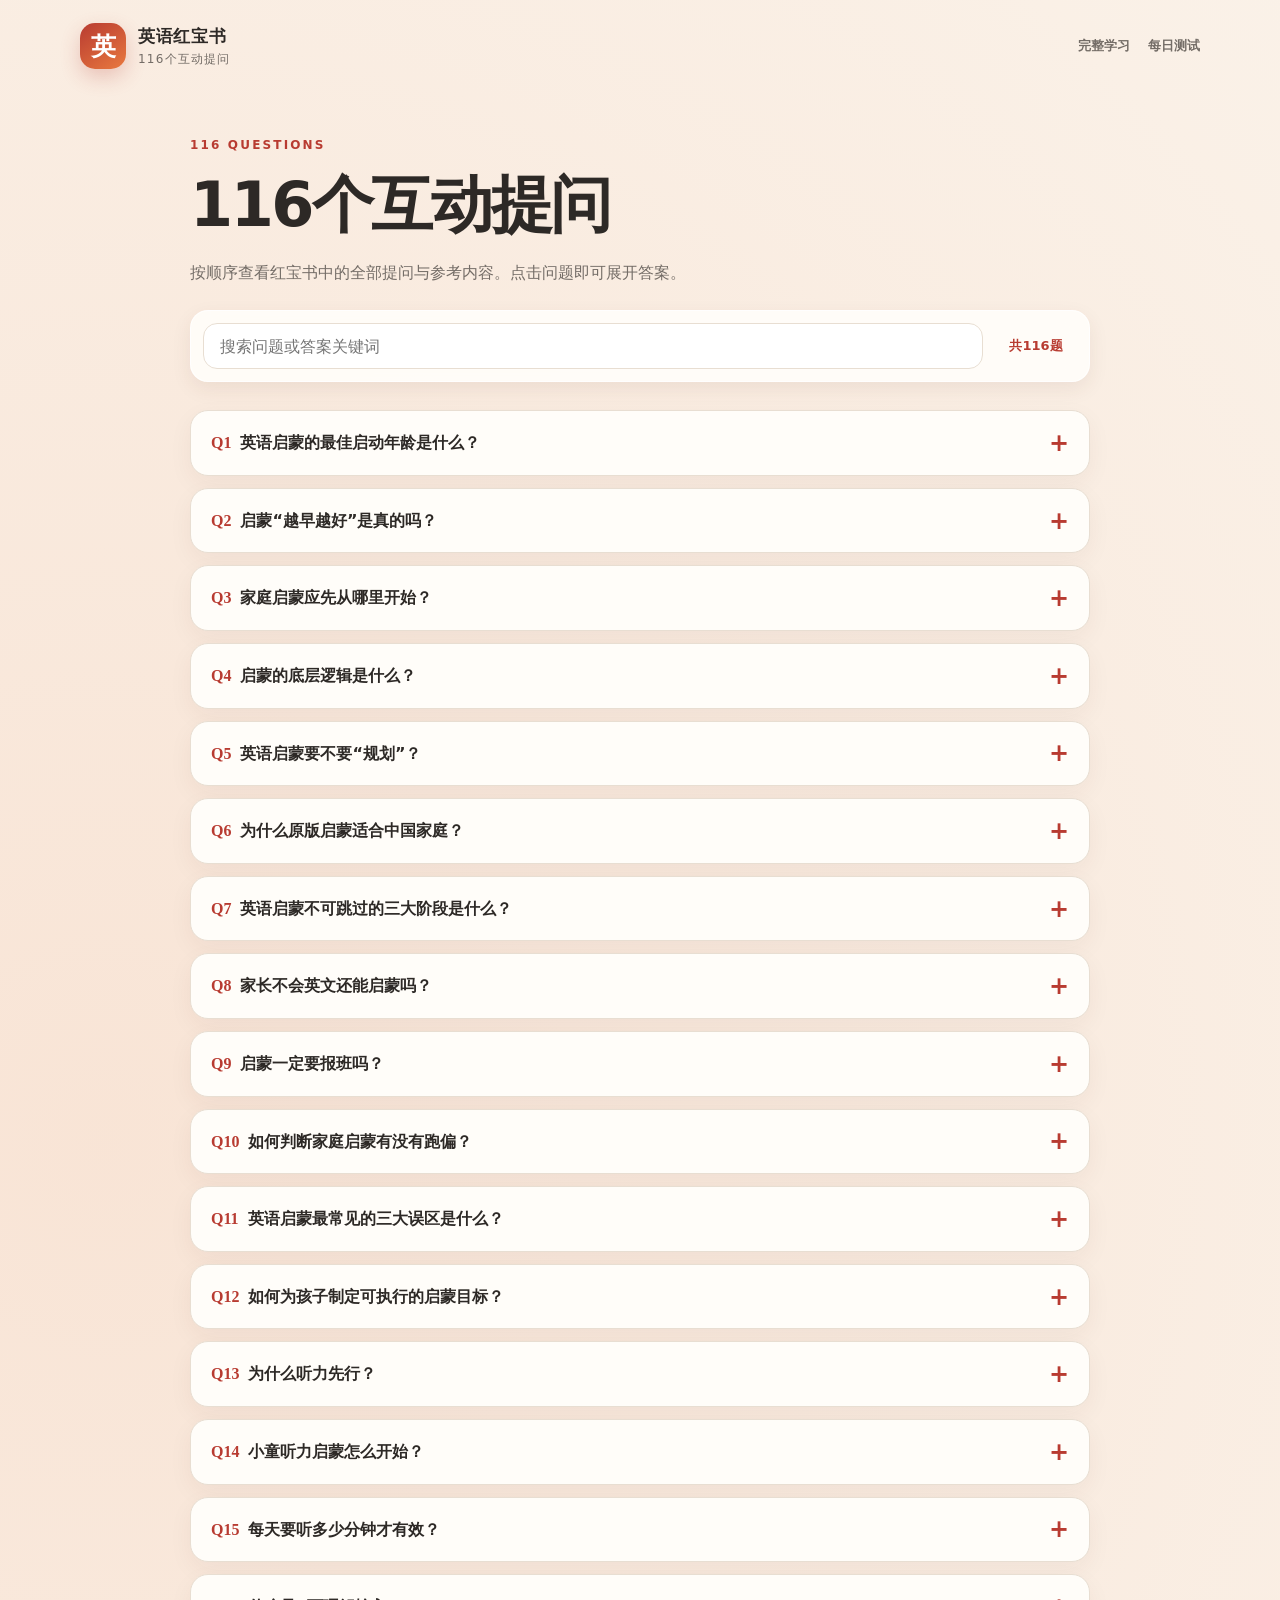
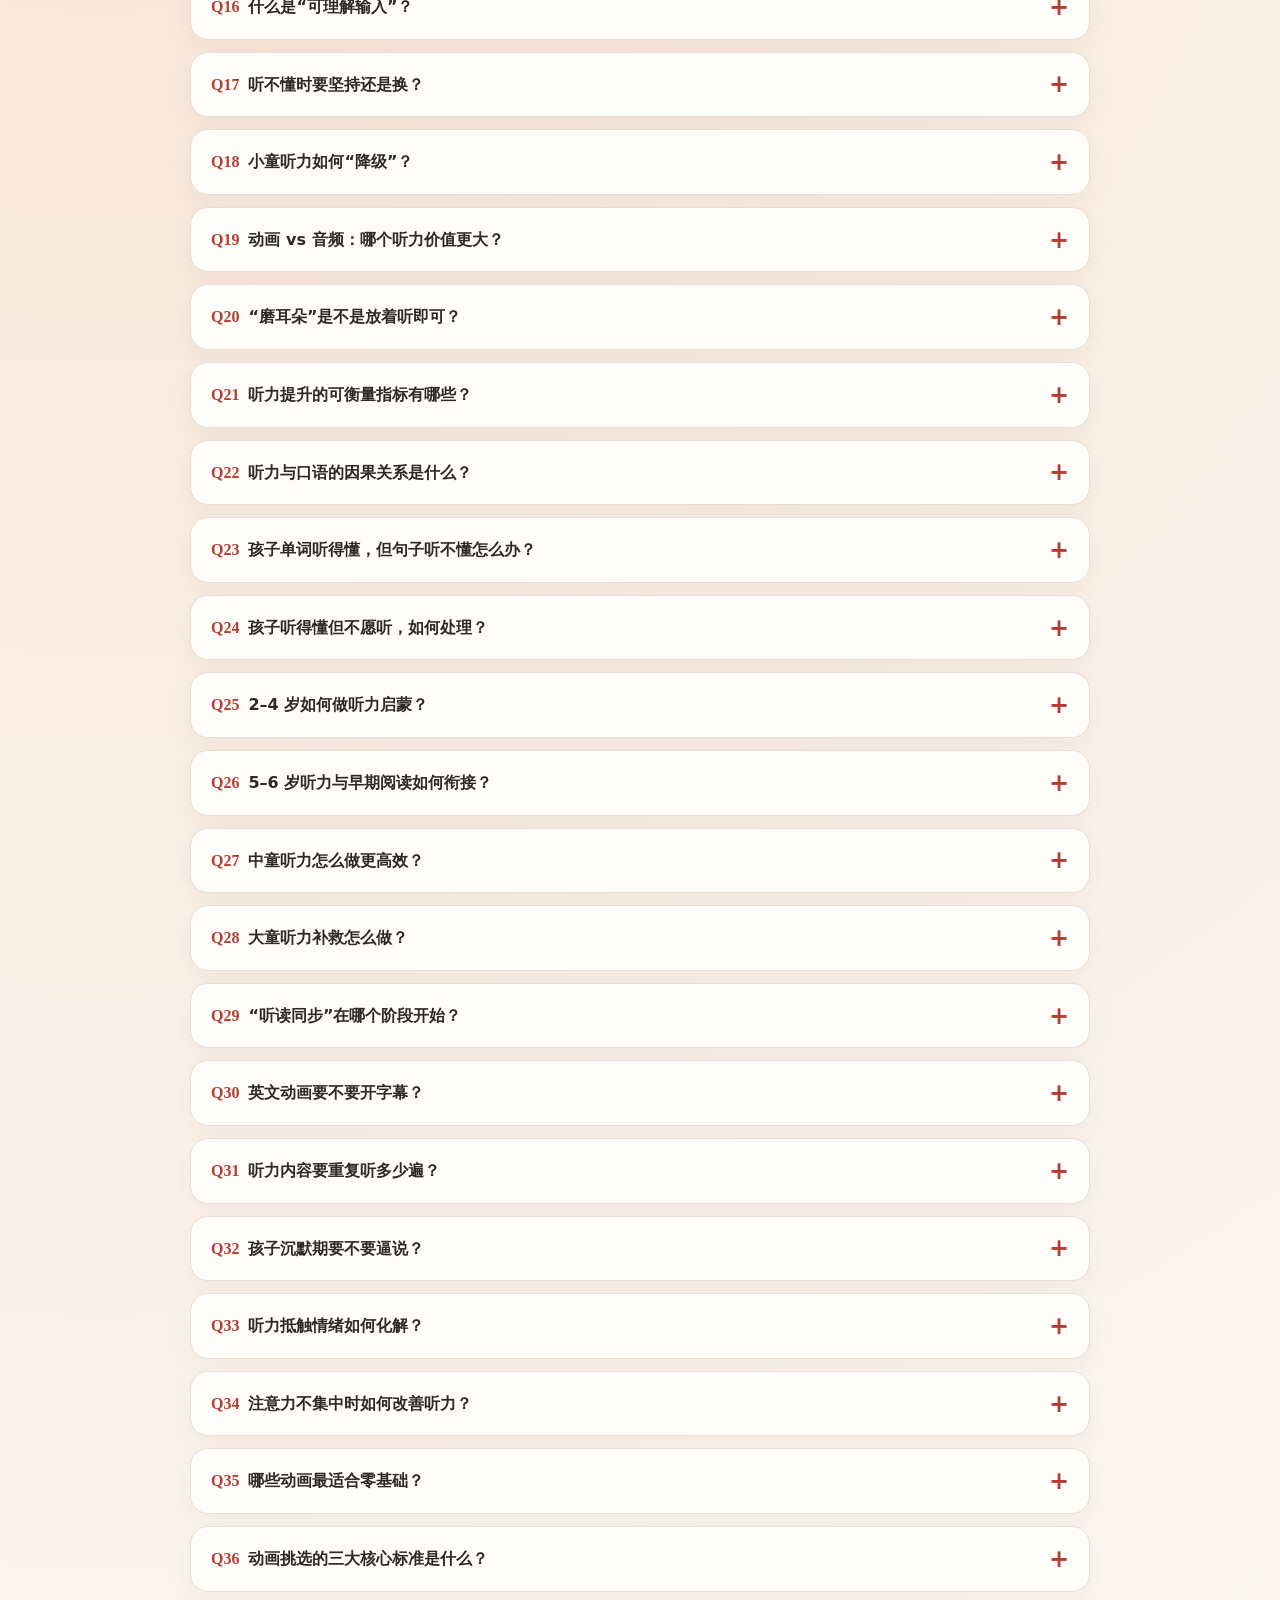
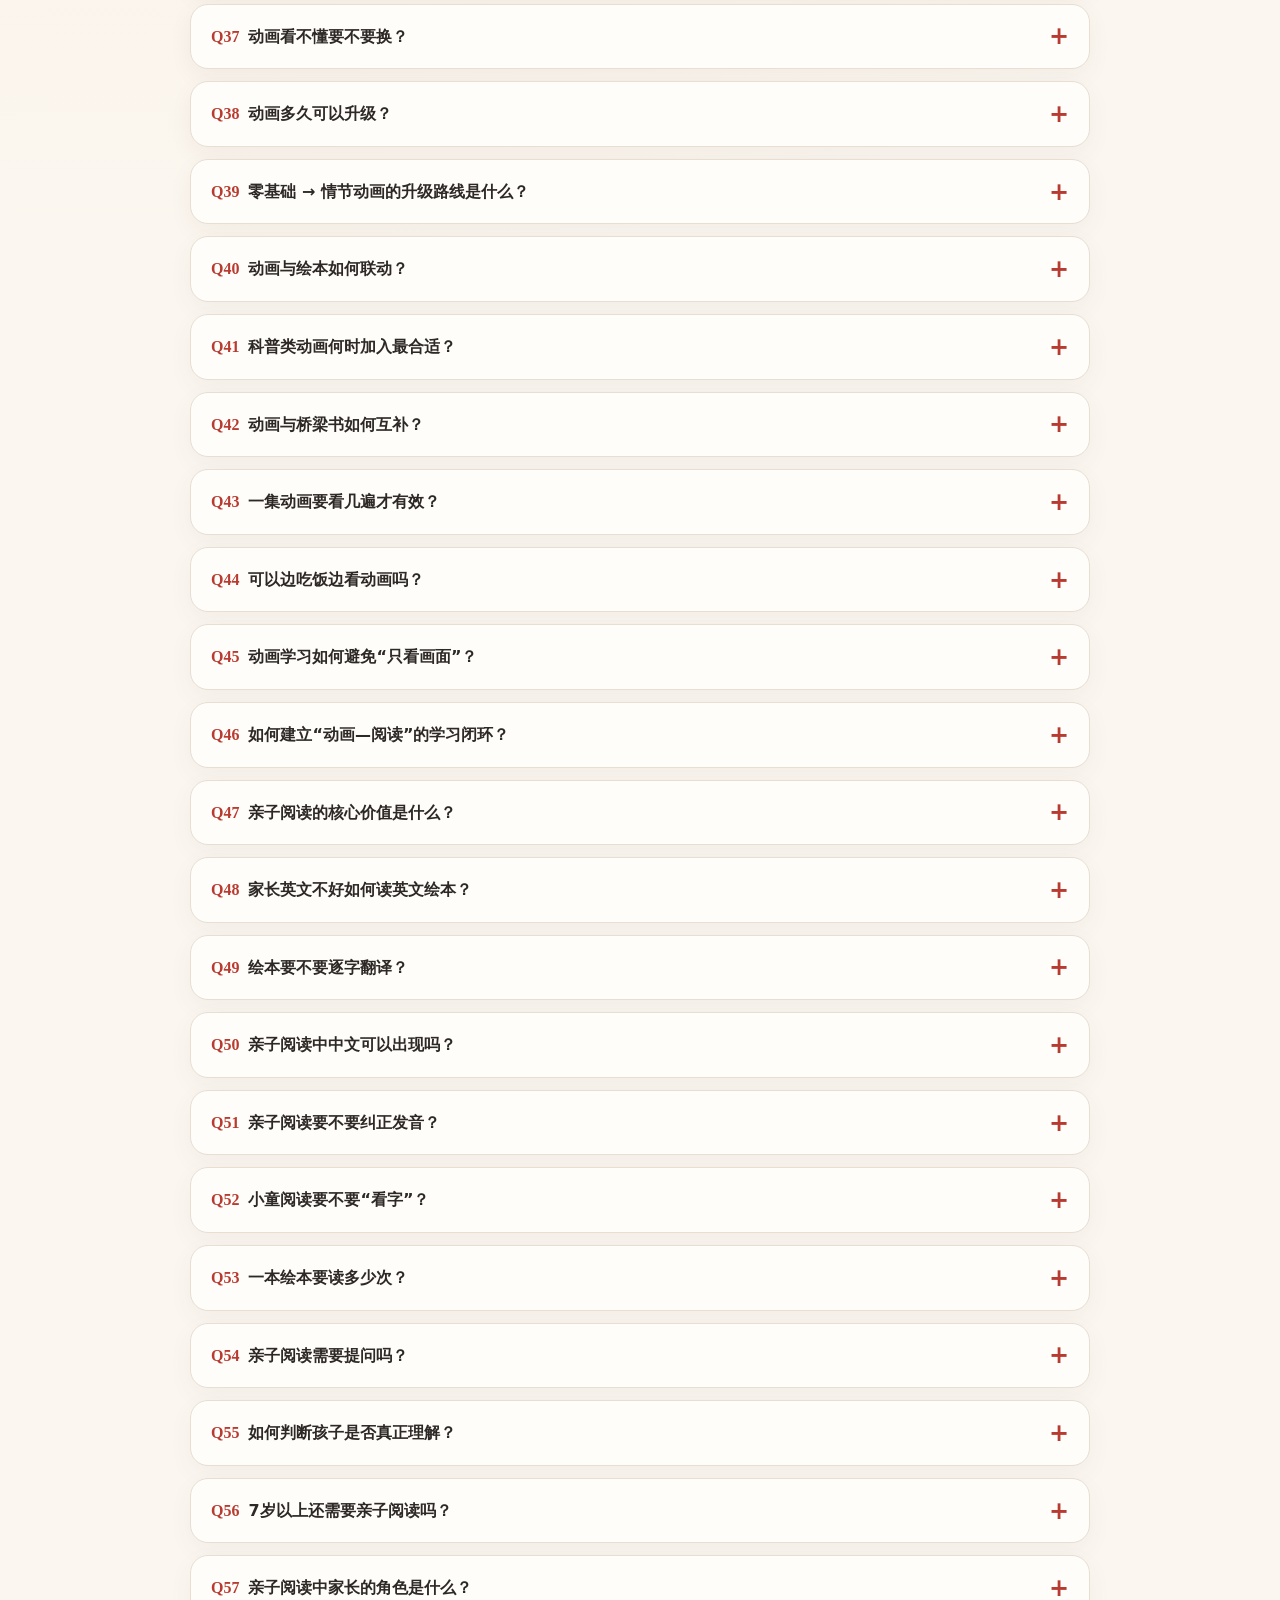
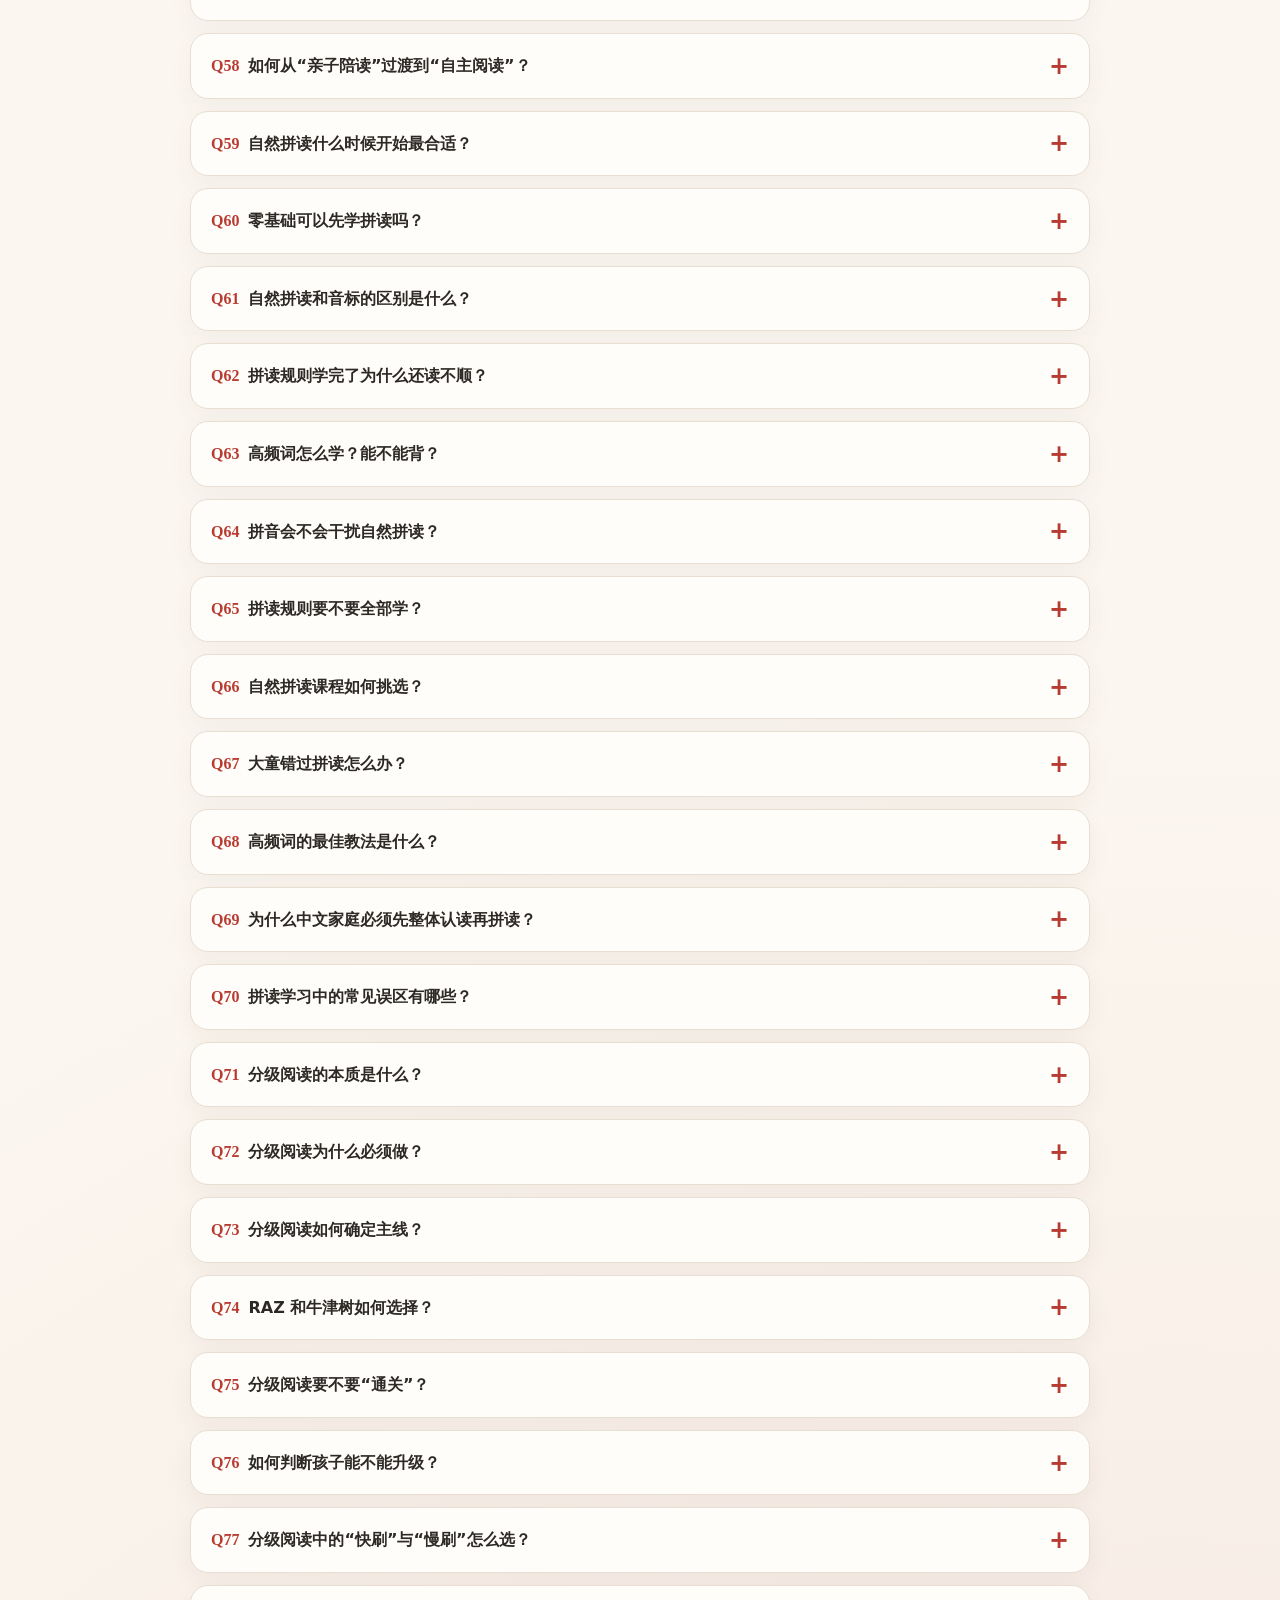
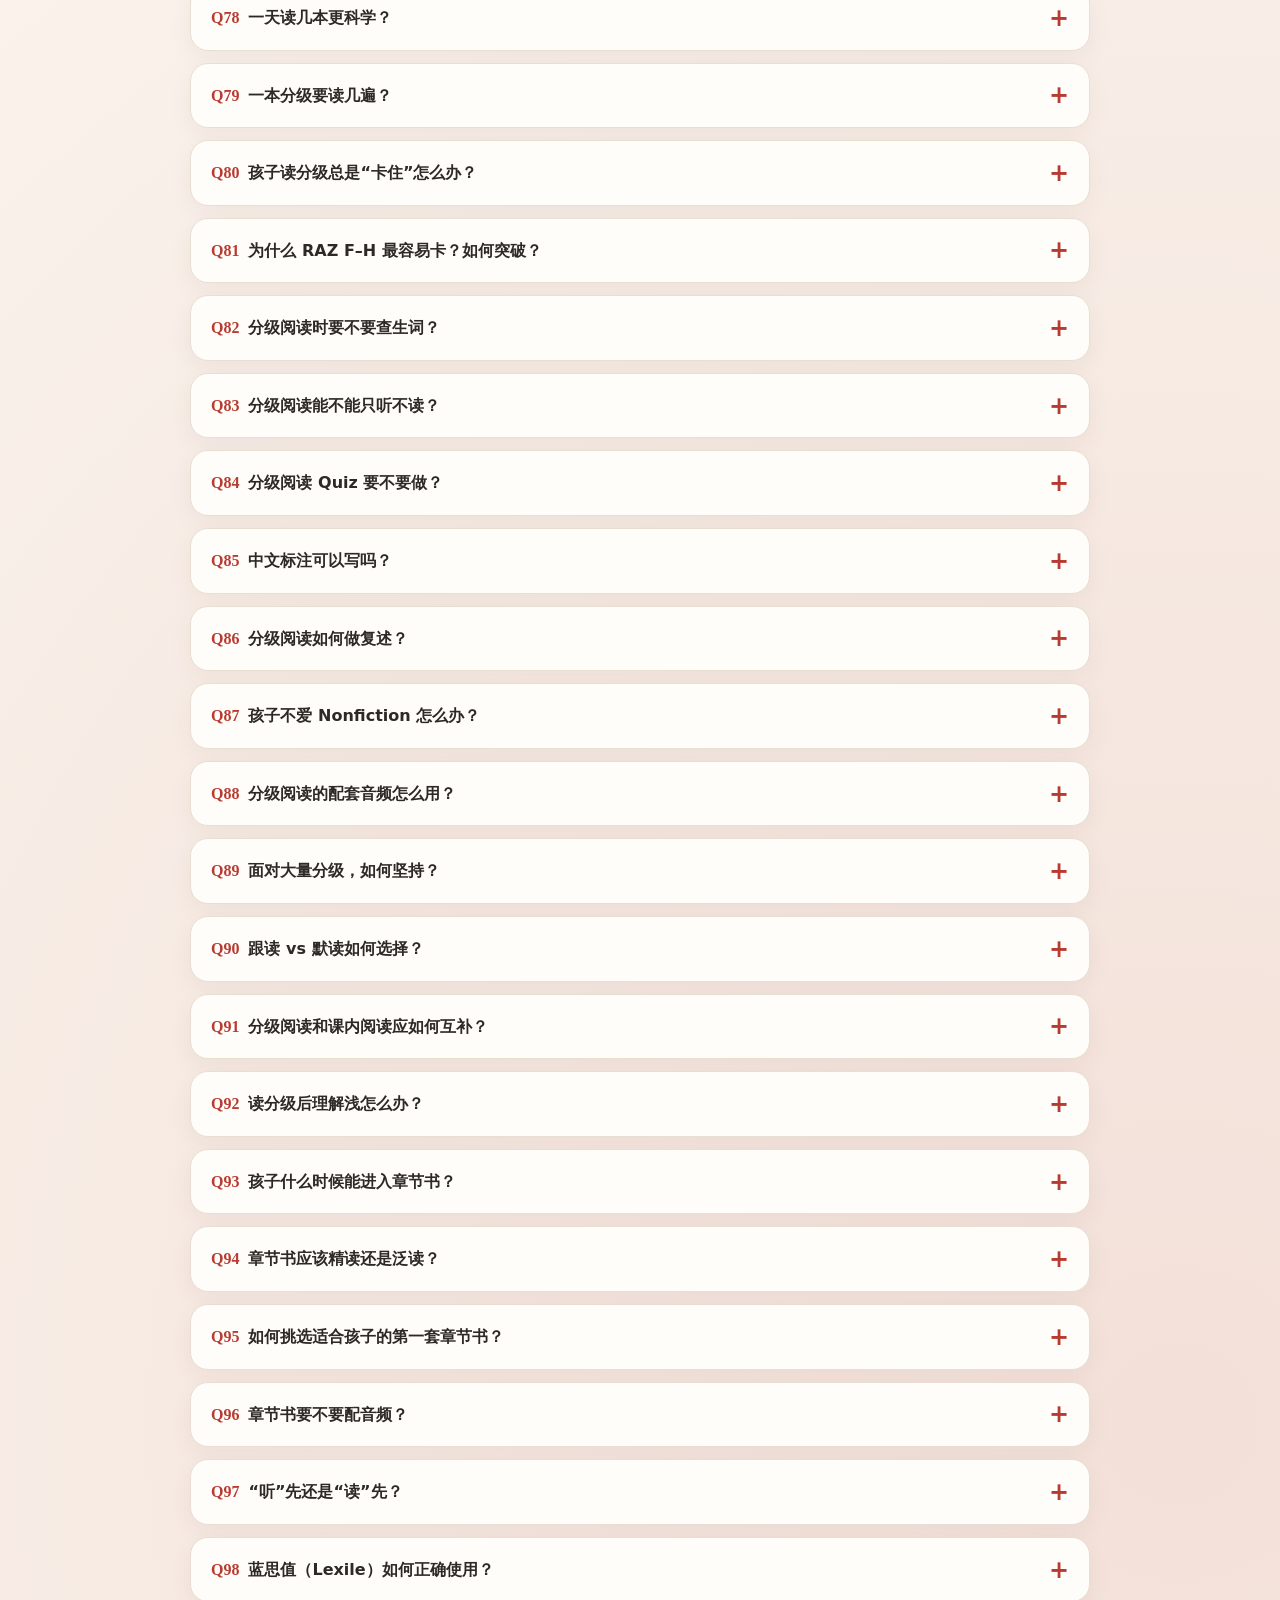
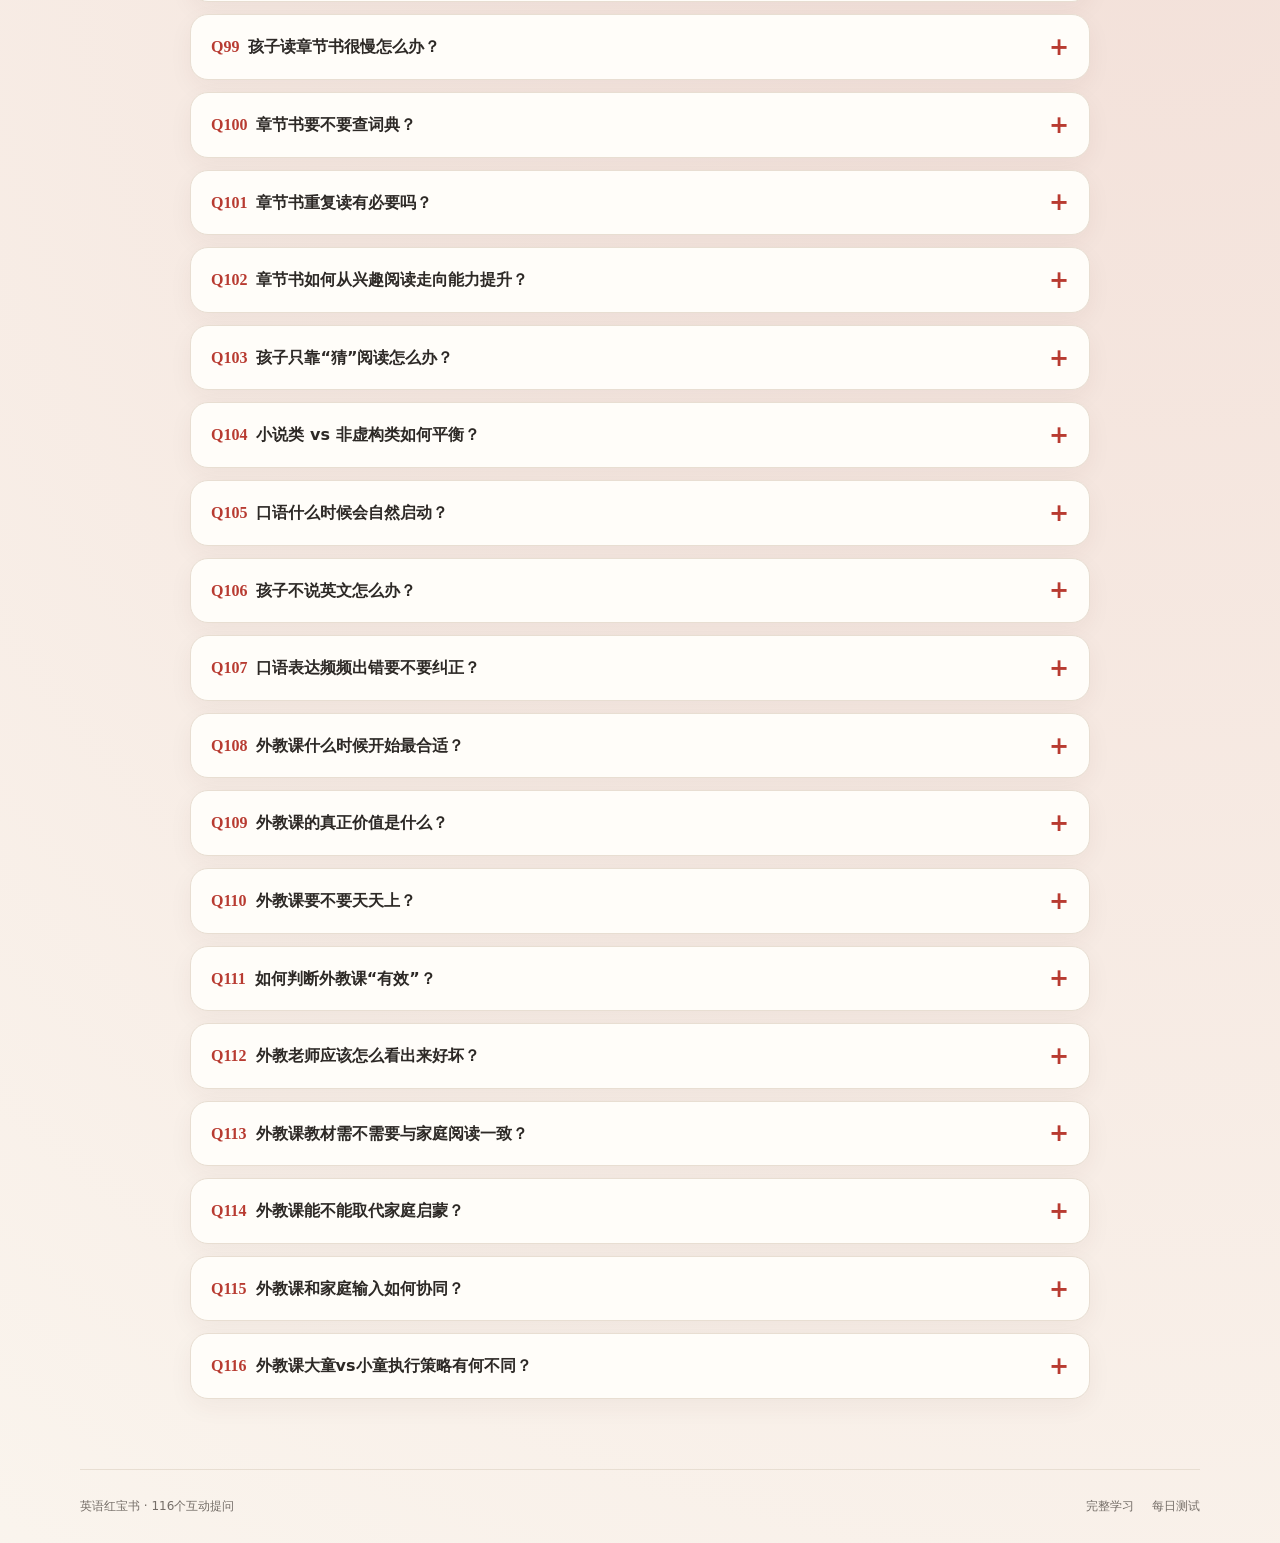
<file: questions.html>
<!doctype html>
<html lang="zh-CN">
  <head>
    <meta charset="utf-8" />
    <meta name="viewport" content="width=device-width, initial-scale=1" />
    <meta name="theme-color" content="#b83b31" />
    <meta name="description" content="英语红宝书116个互动提问学习内容" />
    <title>116个互动提问｜英语红宝书</title>
    <link rel="stylesheet" href="assets/styles.css?v=20261015-6" />
  </head>
  <body>
    <div class="page-shell">
      <header class="site-header">
        <a class="brand" href="index.html" aria-label="返回考试首页">
          <span class="brand-mark">英</span>
          <span><strong>英语红宝书</strong><small>116个互动提问</small></span>
        </a>
        <nav class="header-actions" aria-label="网站导航">
          <a class="header-link" href="book.html">完整学习</a>
          <a class="header-link" href="index.html">每日测试</a>
        </nav>
      </header>

      <main class="qa-main">
        <section class="qa-heading">
          <span class="eyebrow">116 QUESTIONS</span>
          <h1>116个互动提问</h1>
          <p>按顺序查看红宝书中的全部提问与参考内容。点击问题即可展开答案。</p>
        </section>

        <div class="qa-toolbar">
          <input id="questionSearch" type="search" placeholder="搜索问题或答案关键词" aria-label="搜索116个提问" />
          <span class="qa-count" id="questionCount">共116题</span>
        </div>

        <section class="qa-list" id="questionList" aria-live="polite"></section>
        <p class="qa-empty hidden" id="questionEmpty">没有找到相关内容，请换一个关键词。</p>
      </main>

      <footer class="site-footer">
        <span>英语红宝书 · 116个互动提问</span>
        <div><a href="book.html">完整学习</a><a href="index.html">每日测试</a></div>
      </footer>
    </div>
    <script src="assets/questions.js?v=20261015-4"></script>
    <script src="assets/question-study.js?v=20261015-4"></script>
  </body>
</html>
</file>
<file: assets/styles.css>
:root {
  --paper: #fbf7f0;
  --surface: #fffdf9;
  --ink: #2d2926;
  --muted: #746d67;
  --red: #b83b31;
  --red-dark: #8f2923;
  --orange: #e9793f;
  --gold: #e5b76b;
  --green: #2f7662;
  --line: #e8ded2;
  --shadow: 0 18px 55px rgba(83, 49, 32, 0.12);
  --radius: 24px;
}

* { box-sizing: border-box; }

html { scroll-behavior: smooth; }

body {
  margin: 0;
  min-height: 100vh;
  overflow-x: hidden;
  color: var(--ink);
  background:
    radial-gradient(circle at 8% 12%, rgba(233, 121, 63, 0.15), transparent 28%),
    radial-gradient(circle at 92% 82%, rgba(184, 59, 49, 0.12), transparent 30%),
    var(--paper);
  font-family: "PingFang SC", "Microsoft YaHei", system-ui, sans-serif;
}

button, input, select { font: inherit; }
button, a { -webkit-tap-highlight-color: transparent; }
img, svg, video { max-width: 100%; }

.hidden { display: none !important; }
.muted { color: var(--muted); }

.page-shell {
  width: min(1120px, calc(100% - 36px));
  min-height: 100vh;
  margin: 0 auto;
  display: flex;
  flex-direction: column;
}

.site-header {
  min-height: 92px;
  display: flex;
  align-items: center;
  justify-content: space-between;
  flex-wrap: wrap;
  gap: 20px;
}

.brand { display: inline-flex; align-items: center; gap: 12px; color: inherit; text-decoration: none; }
.brand-mark {
  width: 46px; height: 46px; border-radius: 15px;
  display: grid; place-items: center;
  color: #fff; background: linear-gradient(145deg, var(--red), var(--orange));
  box-shadow: 0 8px 20px rgba(184, 59, 49, 0.24);
  font-family: "STKaiti", "KaiTi", serif; font-size: 25px; font-weight: 700;
}
.brand strong, .brand small { display: block; }
.brand strong { font-size: 17px; letter-spacing: 0.04em; }
.brand small { margin-top: 3px; color: var(--muted); font-size: 12px; letter-spacing: 0.1em; }

.date-chip {
  padding: 9px 14px; border: 1px solid rgba(184, 59, 49, 0.2); border-radius: 999px;
  color: var(--red); background: rgba(255, 255, 255, 0.6); font-size: 13px;
}
.header-actions { min-width: 0; display: flex; align-items: center; justify-content: flex-end; flex-wrap: wrap; gap: 12px 18px; }
.header-link { color: var(--muted); text-decoration: none; font-size: 13px; font-weight: 700; }
.header-link:hover { color: var(--red); }

main { flex: 1; }
.screen { animation: appear 0.36s ease both; }
@keyframes appear { from { opacity: 0; transform: translateY(8px); } }

.welcome-screen { padding: 72px 0 44px; }
.hero-copy { max-width: 760px; }
.eyebrow { color: var(--red); font-size: 12px; font-weight: 800; letter-spacing: 0.18em; }
.hero-copy h1, .admin-login h1, .dashboard-heading h1 {
  margin: 14px 0 18px; font-size: clamp(42px, 7vw, 76px); line-height: 1.05; letter-spacing: -0.045em;
}
.hero-copy h1 em { color: var(--red); font-style: normal; }
.hero-copy p { max-width: 640px; color: var(--muted); font-size: 18px; line-height: 1.8; }

.feature-row {
  display: grid; grid-template-columns: repeat(3, 1fr); max-width: 640px;
  margin: 40px 0 32px; border-top: 1px solid var(--line); border-bottom: 1px solid var(--line);
}
.feature-row div { padding: 22px 12px 22px 0; }
.feature-row strong { margin-right: 8px; color: var(--red); font-family: Georgia, serif; font-size: 32px; }
.feature-row span { color: var(--muted); font-size: 14px; }

.start-card, .admin-login {
  padding: 28px; border: 1px solid rgba(255,255,255,.8); border-radius: var(--radius);
  background: rgba(255, 253, 249, 0.84); box-shadow: var(--shadow); backdrop-filter: blur(12px);
}
.start-card { max-width: 720px; }
.start-card > label { display: block; margin-bottom: 10px; font-weight: 700; }
.name-input-wrap { display: grid; grid-template-columns: minmax(0, 1fr) auto; gap: 12px; }
.name-input-wrap > * { min-width: 0; }
.study-links { display: grid; grid-template-columns: repeat(2, 1fr); gap: 10px; margin-top: 12px; }
.study-link {
  min-width: 0;
  display: flex; align-items: center; justify-content: space-between; gap: 16px;
  min-height: 58px; padding: 9px 15px; border: 1px solid rgba(184,59,49,.24);
  border-radius: 14px; color: var(--red); background: #fff8f3; text-decoration: none; transition: .2s ease;
}
.study-link span { font-weight: 800; }
.study-link small { min-width: 0; color: var(--muted); font-size: 12px; line-height: 1.4; text-align: right; }
.study-link:hover { border-color: var(--red); background: #fff2e9; transform: translateY(-1px); }
input, select {
  width: 100%; min-height: 50px; padding: 0 16px; color: var(--ink); background: #fff;
  border: 1px solid var(--line); border-radius: 14px; outline: none; transition: .2s ease;
}
input:focus, select:focus { border-color: var(--red); box-shadow: 0 0 0 4px rgba(184,59,49,.1); }
.form-note { margin: 13px 0 0; color: var(--muted); font-size: 13px; line-height: 1.6; }
.error-message { min-height: 20px; margin: 8px 0 0; color: var(--red); font-size: 13px; }

.resource-card {
  max-width: 720px; margin-top: 18px; padding: 20px 22px;
  display: grid; grid-template-columns: auto 1fr auto; align-items: center; gap: 16px;
  color: var(--ink); text-decoration: none; border: 1px solid var(--line); border-radius: 20px;
  background: linear-gradient(135deg, rgba(255,253,249,.94), rgba(248,233,223,.9));
  box-shadow: 0 12px 34px rgba(83,49,32,.08); transition: .2s ease;
}
.resource-card:hover { border-color: rgba(184,59,49,.35); transform: translateY(-2px); box-shadow: var(--shadow); }
.resource-icon {
  width: 48px; height: 48px; display: grid; place-items: center; border-radius: 15px;
  color: #fff; background: var(--red); font-family: "STKaiti", "KaiTi", serif; font-size: 23px;
}
.resource-copy { display: grid; gap: 4px; }
.resource-copy small { color: var(--red); font-size: 10px; font-weight: 800; letter-spacing: .14em; }
.resource-copy strong { font-size: 17px; }
.resource-copy > span { color: var(--muted); font-size: 13px; line-height: 1.5; }
.resource-arrow { color: var(--red); font-size: 26px; }

.primary-button, .secondary-button, .text-button {
  border: 0; cursor: pointer; transition: transform .18s ease, box-shadow .18s ease, background .18s ease;
}
.primary-button {
  min-height: 50px; padding: 0 22px; border-radius: 14px; color: #fff;
  background: linear-gradient(135deg, var(--red), var(--orange));
  box-shadow: 0 10px 24px rgba(184,59,49,.22); font-weight: 700;
}
.primary-button:hover { transform: translateY(-1px); box-shadow: 0 13px 28px rgba(184,59,49,.28); }
.secondary-button {
  min-height: 48px; padding: 0 20px; border: 1px solid var(--line); border-radius: 14px;
  color: var(--ink); background: var(--surface); font-weight: 700;
}
.secondary-button:hover { border-color: var(--red); color: var(--red); }
.text-button { padding: 10px; color: var(--red); background: transparent; }
.text-link { color: var(--red); text-decoration: none; font-weight: 700; }
.button-link { display: inline-flex; align-items: center; justify-content: center; text-decoration: none; }

.exam-screen { max-width: 860px; margin: 28px auto 80px; }
.exam-topbar { display: flex; align-items: flex-end; justify-content: space-between; margin-bottom: 14px; }
.exam-topbar strong { display: block; margin-top: 4px; font-size: 22px; }
.progress-copy { color: var(--muted); font-size: 14px; }
.progress-track { height: 7px; margin-bottom: 24px; overflow: hidden; background: #eadfd4; border-radius: 99px; }
.progress-track span { display: block; width: 0; height: 100%; border-radius: inherit; background: linear-gradient(90deg, var(--orange), var(--red)); transition: width .25s ease; }

.question-card { min-height: 520px; padding: clamp(24px, 5vw, 48px); border: 1px solid rgba(255,255,255,.8); border-radius: 28px; background: var(--surface); box-shadow: var(--shadow); }
.question-meta { display: flex; justify-content: space-between; gap: 12px; color: var(--muted); font-size: 13px; }
.question-meta span:first-child { color: var(--red); font-weight: 800; }
.question-card h2 { margin: 26px 0; font-size: clamp(23px, 4vw, 32px); line-height: 1.45; letter-spacing: -.02em; }
.option-list { display: grid; gap: 12px; }
.option-item {
  display: grid; grid-template-columns: 34px 1fr; align-items: start; gap: 13px;
  width: 100%; color: var(--ink); text-align: left; font: inherit;
  padding: 16px; border: 1px solid var(--line); border-radius: 17px; background: #fff;
  cursor: pointer; line-height: 1.65; transition: .18s ease;
}
.option-item:hover { border-color: rgba(184,59,49,.45); transform: translateY(-1px); }
.option-item.selected { border-color: var(--red); background: #fff6f0; box-shadow: 0 0 0 3px rgba(184,59,49,.08); }
.option-letter {
  width: 30px; height: 30px; display: grid; place-items: center; border-radius: 10px;
  color: var(--red); background: #f8e9df; font-weight: 800;
}
.option-item.selected .option-letter { color: #fff; background: var(--red); }
.option-text { padding-top: 2px; font-size: 15px; }

.exam-actions { display: grid; grid-template-columns: auto 1fr auto; align-items: center; gap: 18px; margin-top: 22px; }
.question-dots { display: flex; justify-content: center; flex-wrap: wrap; gap: 6px; }
.question-dot { width: 9px; height: 9px; padding: 0; border: 0; border-radius: 99px; background: #d9cec4; cursor: pointer; transition: .2s ease; }
.question-dot.answered { background: var(--gold); }
.question-dot.current { width: 24px; background: var(--red); }

.result-screen { max-width: 880px; margin: 36px auto 80px; }
.result-card { padding: 42px; text-align: center; border-radius: 30px; background: var(--surface); box-shadow: var(--shadow); }
.score-ring {
  width: 168px; height: 168px; margin: 24px auto; display: grid; place-content: center;
  border: 13px solid #f0ddd0; border-top-color: var(--red); border-radius: 50%;
}
.score-ring strong { font-family: Georgia, serif; color: var(--red); font-size: 66px; line-height: .9; }
.score-ring span { margin-top: 7px; color: var(--muted); }
.score-ring.passed { border-color: #dcebe5; border-top-color: var(--green); }
.score-ring.passed strong { color: var(--green); }
.result-card h1 { margin: 0; font-size: 34px; }
.result-card > p { color: var(--muted); line-height: 1.7; }
.result-stats { display: grid; grid-template-columns: repeat(3, 1fr); max-width: 560px; margin: 30px auto; border: 1px solid var(--line); border-radius: 18px; }
.result-stats div { padding: 16px; }
.result-stats div + div { border-left: 1px solid var(--line); }
.result-stats span, .result-stats strong { display: block; }
.result-stats span { margin-bottom: 7px; color: var(--muted); font-size: 12px; }
.sync-notice { min-height: 24px; font-size: 13px; }
.result-actions { display: flex; justify-content: center; gap: 12px; }
.review-panel { margin-top: 28px; padding: 32px; border-radius: 26px; background: var(--surface); box-shadow: var(--shadow); }
.section-heading { display: flex; align-items: end; justify-content: space-between; margin-bottom: 20px; }
.section-heading h2 { margin: 7px 0 0; }
.review-item { padding: 20px 0; border-top: 1px solid var(--line); }
.review-item h3 { margin: 0 0 10px; font-size: 17px; }
.review-item p { margin: 7px 0; color: var(--muted); line-height: 1.7; }
.review-item .correct-answer { color: var(--green); }

.admin-main { padding: 42px 0 80px; }
.admin-login { max-width: 560px; margin: 30px auto; text-align: center; }
.admin-login h1 { font-size: 46px; }
.admin-login > p { color: var(--muted); line-height: 1.7; }
.login-form { display: grid; gap: 14px; margin-top: 24px; text-align: left; }
.login-form label { display: grid; gap: 7px; font-size: 13px; font-weight: 700; }
.setup-notice { margin-top: 22px; padding: 14px 16px; border: 1px solid #ebcfc6; border-radius: 14px; color: #8f342c; background: #fff2ed; font-size: 13px; line-height: 1.7; text-align: left; }
.admin-help { margin-top: 26px; padding: 20px; border-radius: 17px; color: var(--ink); background: #faf4ed; text-align: left; }
.admin-help strong { color: var(--red); }
.admin-help ol { margin: 12px 0; padding-left: 22px; }
.admin-help li { margin: 7px 0; color: var(--muted); line-height: 1.6; }
.admin-help p { margin: 12px 0 0; padding-top: 12px; border-top: 1px solid var(--line); color: #8a672d; font-size: 12px; line-height: 1.6; }
.dashboard-heading { display: flex; align-items: end; justify-content: space-between; gap: 20px; }
.dashboard-heading h1 { margin-bottom: 0; font-size: clamp(34px, 5vw, 52px); }
.dashboard-actions { display: flex; align-items: center; gap: 8px; }
.mode-banner { margin: 24px 0; padding: 13px 16px; border-radius: 14px; color: #6b5429; background: #fff0cc; font-size: 13px; line-height: 1.6; }
.summary-grid { display: grid; grid-template-columns: repeat(4, 1fr); gap: 14px; }
.summary-card { padding: 22px; border: 1px solid var(--line); border-radius: 20px; background: var(--surface); }
.summary-card span, .summary-card strong { display: block; }
.summary-card span { color: var(--muted); font-size: 13px; }
.summary-card strong { margin-top: 10px; font-family: Georgia, serif; color: var(--red); font-size: 34px; }
.filter-bar { display: grid; grid-template-columns: 1.3fr 1fr 1fr auto; align-items: end; gap: 12px; margin: 28px 0 16px; }
.filter-bar label { display: grid; gap: 7px; color: var(--muted); font-size: 12px; }
.table-wrap { overflow-x: auto; border: 1px solid var(--line); border-radius: 20px; background: var(--surface); }
table { width: 100%; min-width: 820px; border-collapse: collapse; }
th, td { padding: 16px; border-bottom: 1px solid var(--line); text-align: left; font-size: 14px; }
th { color: var(--muted); background: #faf4ed; font-size: 12px; }
.status-pill { display: inline-flex; padding: 5px 10px; border-radius: 99px; font-size: 12px; font-weight: 700; }
.status-pill.pass { color: var(--green); background: #e5f3ed; }
.status-pill.fail { color: var(--red); background: #fae9e4; }
.empty-state { padding: 54px 20px; color: var(--muted); text-align: center; }

.reader-shell { width: min(1320px, calc(100% - 36px)); }
.reader-main { padding: 36px 0 56px; }
.reader-heading { display: flex; align-items: end; justify-content: space-between; gap: 30px; margin-bottom: 22px; }
.reader-heading h1 { margin: 9px 0 8px; font-size: clamp(36px, 5vw, 60px); letter-spacing: -.04em; }
.reader-heading p { margin: 0; color: var(--muted); line-height: 1.7; }
.reader-actions { display: flex; flex-wrap: wrap; justify-content: flex-end; gap: 10px; }
.reader-tip { display: flex; gap: 12px; margin-bottom: 14px; padding: 13px 16px; border-radius: 14px; background: #fff0cc; color: #6b5429; font-size: 13px; line-height: 1.6; }
.pdf-reader { border: 1px solid var(--line); border-radius: 22px; background: #ded9d1; box-shadow: var(--shadow); }
.reader-toolbar {
  position: sticky; top: 0; z-index: 5; display: flex; align-items: center; justify-content: center; gap: 14px;
  padding: 12px; border-bottom: 1px solid var(--line); border-radius: 22px 22px 0 0;
  background: rgba(255,253,249,.94); backdrop-filter: blur(12px);
}
.reader-toolbar label { display: flex; align-items: center; gap: 7px; color: var(--muted); font-size: 13px; }
.reader-toolbar input { width: 64px; min-height: 40px; padding: 0 8px; text-align: center; }
.compact-button { min-height: 40px; padding: 0 15px; font-size: 13px; }
.pdf-pages { width: min(100%, 1080px); margin: 0 auto; padding: 22px; }
.book-page { margin: 0 0 22px; scroll-margin-top: 80px; }
.book-page img { display: block; width: 100%; height: auto; border-radius: 4px; background: #fff; box-shadow: 0 8px 28px rgba(37,31,27,.17); }
.book-page figcaption { padding: 9px 0 0; color: #756e67; text-align: center; font-size: 12px; }

.qa-main { width: min(900px, 100%); margin: 0 auto; padding: 42px 0 70px; }
.qa-heading { margin-bottom: 24px; }
.qa-heading h1 { margin: 10px 0 12px; font-size: clamp(38px, 6vw, 62px); letter-spacing: -.04em; }
.qa-heading p { margin: 0; color: var(--muted); font-size: 16px; line-height: 1.7; }
.qa-toolbar {
  position: sticky; top: 10px; z-index: 5; display: grid; grid-template-columns: 1fr auto; align-items: center; gap: 12px;
  margin-bottom: 28px; padding: 12px; border: 1px solid rgba(255,255,255,.8); border-radius: 18px;
  background: rgba(255,253,249,.94); box-shadow: 0 7px 20px rgba(83,49,32,.08); backdrop-filter: blur(12px);
}
.qa-toolbar input { min-height: 46px; }
.qa-count { min-width: 82px; color: var(--red); text-align: center; font-size: 13px; font-weight: 800; }
.qa-list { display: grid; gap: 12px; }
.qa-item { overflow: hidden; border: 1px solid var(--line); border-radius: 18px; background: var(--surface); box-shadow: 0 8px 24px rgba(83,49,32,.05); }
.qa-item summary { position: relative; padding: 19px 52px 19px 20px; cursor: pointer; list-style: none; font-size: 16px; font-weight: 800; line-height: 1.6; }
.qa-item summary::-webkit-details-marker { display: none; }
.qa-item summary::after { content: "+"; position: absolute; right: 20px; top: 50%; color: var(--red); font-size: 24px; transform: translateY(-50%); }
.qa-item[open] summary { color: var(--red); background: #fff8f3; }
.qa-item[open] summary::after { content: "−"; }
.qa-answer { margin: 0; padding: 18px 20px 21px; border-top: 1px solid var(--line); color: var(--muted); line-height: 1.9; }
.qa-number { margin-right: 9px; color: var(--red); font-family: Georgia, serif; }
.qa-empty { padding: 46px 20px; color: var(--muted); text-align: center; }

.site-footer { min-height: 74px; display: flex; justify-content: space-between; align-items: center; border-top: 1px solid var(--line); color: var(--muted); font-size: 12px; }
.site-footer a { color: var(--muted); text-decoration: none; }
.site-footer a:hover { color: var(--red); }
.site-footer > div { display: flex; gap: 18px; }

@media (max-width: 980px) {
  .welcome-screen { padding-top: 52px; }
  .filter-bar { grid-template-columns: repeat(2, minmax(0, 1fr)); }
  .reader-heading { align-items: flex-start; flex-direction: column; }
  .reader-actions { width: 100%; justify-content: flex-start; }
}

@media (max-width: 760px) {
  .page-shell { width: min(100% - 24px, 1120px); }
  .site-header { min-height: 76px; }
  .date-chip { display: none; }
  .header-actions { gap: 12px; }
  .header-link { font-size: 12px; }
  .welcome-screen { padding-top: 38px; }
  .hero-copy h1 { font-size: 43px; }
  .hero-copy p { font-size: 16px; }
  .feature-row div { padding: 18px 4px; }
  .feature-row strong, .feature-row span { display: block; margin: 0; }
  .feature-row strong { font-size: 28px; }
  .name-input-wrap { grid-template-columns: 1fr; }
  .study-links { grid-template-columns: 1fr; }
  .study-link { min-height: 54px; }
  .start-card { padding: 22px; }
  .resource-card { padding: 17px; grid-template-columns: auto 1fr; }
  .resource-arrow { display: none; }
  .resource-copy > span { display: none; }
  .question-card { min-height: 560px; padding: 23px; }
  .question-meta { font-size: 12px; }
  .option-item { padding: 13px; }
  .exam-actions { grid-template-columns: 1fr 1fr; }
  .question-dots { grid-column: 1 / -1; grid-row: 1; }
  .result-card, .review-panel { padding: 24px 18px; }
  .result-stats { grid-template-columns: 1fr; }
  .result-stats div + div { border-top: 1px solid var(--line); border-left: 0; }
  .result-actions { flex-direction: column; }
  .summary-grid { grid-template-columns: repeat(2, 1fr); }
  .filter-bar { grid-template-columns: 1fr; }
  .dashboard-heading { align-items: start; flex-direction: column; }
  .dashboard-actions { width: 100%; justify-content: space-between; }
  .reader-shell { width: min(100% - 20px, 1320px); }
  .reader-main { padding-top: 28px; }
  .reader-heading { align-items: flex-start; flex-direction: column; }
  .reader-actions { width: 100%; justify-content: stretch; }
  .reader-actions .button-link { flex: 1; }
  .reader-tip { align-items: flex-start; flex-direction: column; }
  .pdf-reader { border-radius: 16px; }
  .reader-toolbar { gap: 8px; border-radius: 16px 16px 0 0; }
  .compact-button { padding: 0 11px; }
  .reader-toolbar input { width: 54px; }
  .pdf-pages { padding: 10px; }
  .book-page { margin-bottom: 12px; scroll-margin-top: 76px; }
  .qa-main { padding-top: 28px; }
  .qa-toolbar { top: 6px; }
  .qa-item summary { padding: 17px 46px 17px 16px; }
  .qa-answer { padding: 16px; }
}

@media (max-width: 520px) {
  .page-shell { width: min(100% - 20px, 1120px); }
  .site-header { min-height: 72px; gap: 10px 14px; padding: 10px 0; }
  .brand { gap: 9px; }
  .brand-mark { width: 40px; height: 40px; border-radius: 13px; font-size: 21px; }
  .brand strong { font-size: 15px; }
  .brand small { font-size: 10px; }
  .header-actions { gap: 10px; }
  .header-link { font-size: 11px; }
  .welcome-screen { padding-top: 28px; }
  .hero-copy h1 { margin-top: 10px; font-size: clamp(34px, 11vw, 43px); line-height: 1.08; }
  .hero-copy p { font-size: 15px; line-height: 1.7; }
  .feature-row { margin: 28px 0 22px; }
  .feature-row div { padding: 15px 2px; text-align: center; }
  .feature-row strong { font-size: 25px; }
  .feature-row span { font-size: 11px; }
  .start-card { padding: 18px 16px; border-radius: 20px; }
  .study-link { align-items: flex-start; flex-direction: column; gap: 3px; padding: 11px 14px; }
  .study-link small { text-align: left; }
  .question-card { min-height: auto; padding: 20px 17px; border-radius: 22px; }
  .question-card h2 { margin: 20px 0; font-size: 22px; }
  .option-item { grid-template-columns: 30px minmax(0, 1fr); gap: 10px; padding: 12px; }
  .question-dots { max-height: 58px; overflow-y: auto; }
  .result-card, .review-panel { border-radius: 22px; }
  .score-ring { width: 142px; height: 142px; }
  .summary-card { padding: 17px; }
  .summary-card strong { font-size: 29px; }
  .admin-main { padding-top: 24px; }
  .admin-login { padding: 22px 17px; }
  .admin-login h1 { font-size: 38px; }
  .reader-actions { display: grid; grid-template-columns: 1fr; }
  .reader-actions .button-link { width: 100%; }
  .reader-toolbar { display: grid; grid-template-columns: 1fr auto 1fr; gap: 6px; }
  .reader-toolbar label { white-space: nowrap; }
  .compact-button { padding: 0 8px; font-size: 12px; }
  .pdf-pages { padding: 7px; }
  .qa-heading h1 { font-size: 38px; }
  .qa-toolbar { grid-template-columns: 1fr; gap: 8px; }
  .qa-count { min-width: 0; padding: 0 4px 2px; text-align: left; }
  .site-footer { align-items: flex-start; flex-direction: column; justify-content: center; gap: 10px; padding: 18px 0; }
  .site-footer > div { flex-wrap: wrap; gap: 9px 16px; }
}

@media (max-width: 360px) {
  .site-header { align-items: flex-start; flex-direction: column; }
  .header-actions { width: 100%; justify-content: flex-start; }
  .hero-copy h1 { font-size: 33px; }
  .feature-row strong { font-size: 22px; }
  .reader-toolbar { grid-template-columns: 1fr 1fr; }
  .reader-toolbar label { grid-column: 1 / -1; grid-row: 1; justify-content: center; }
}
</file>
